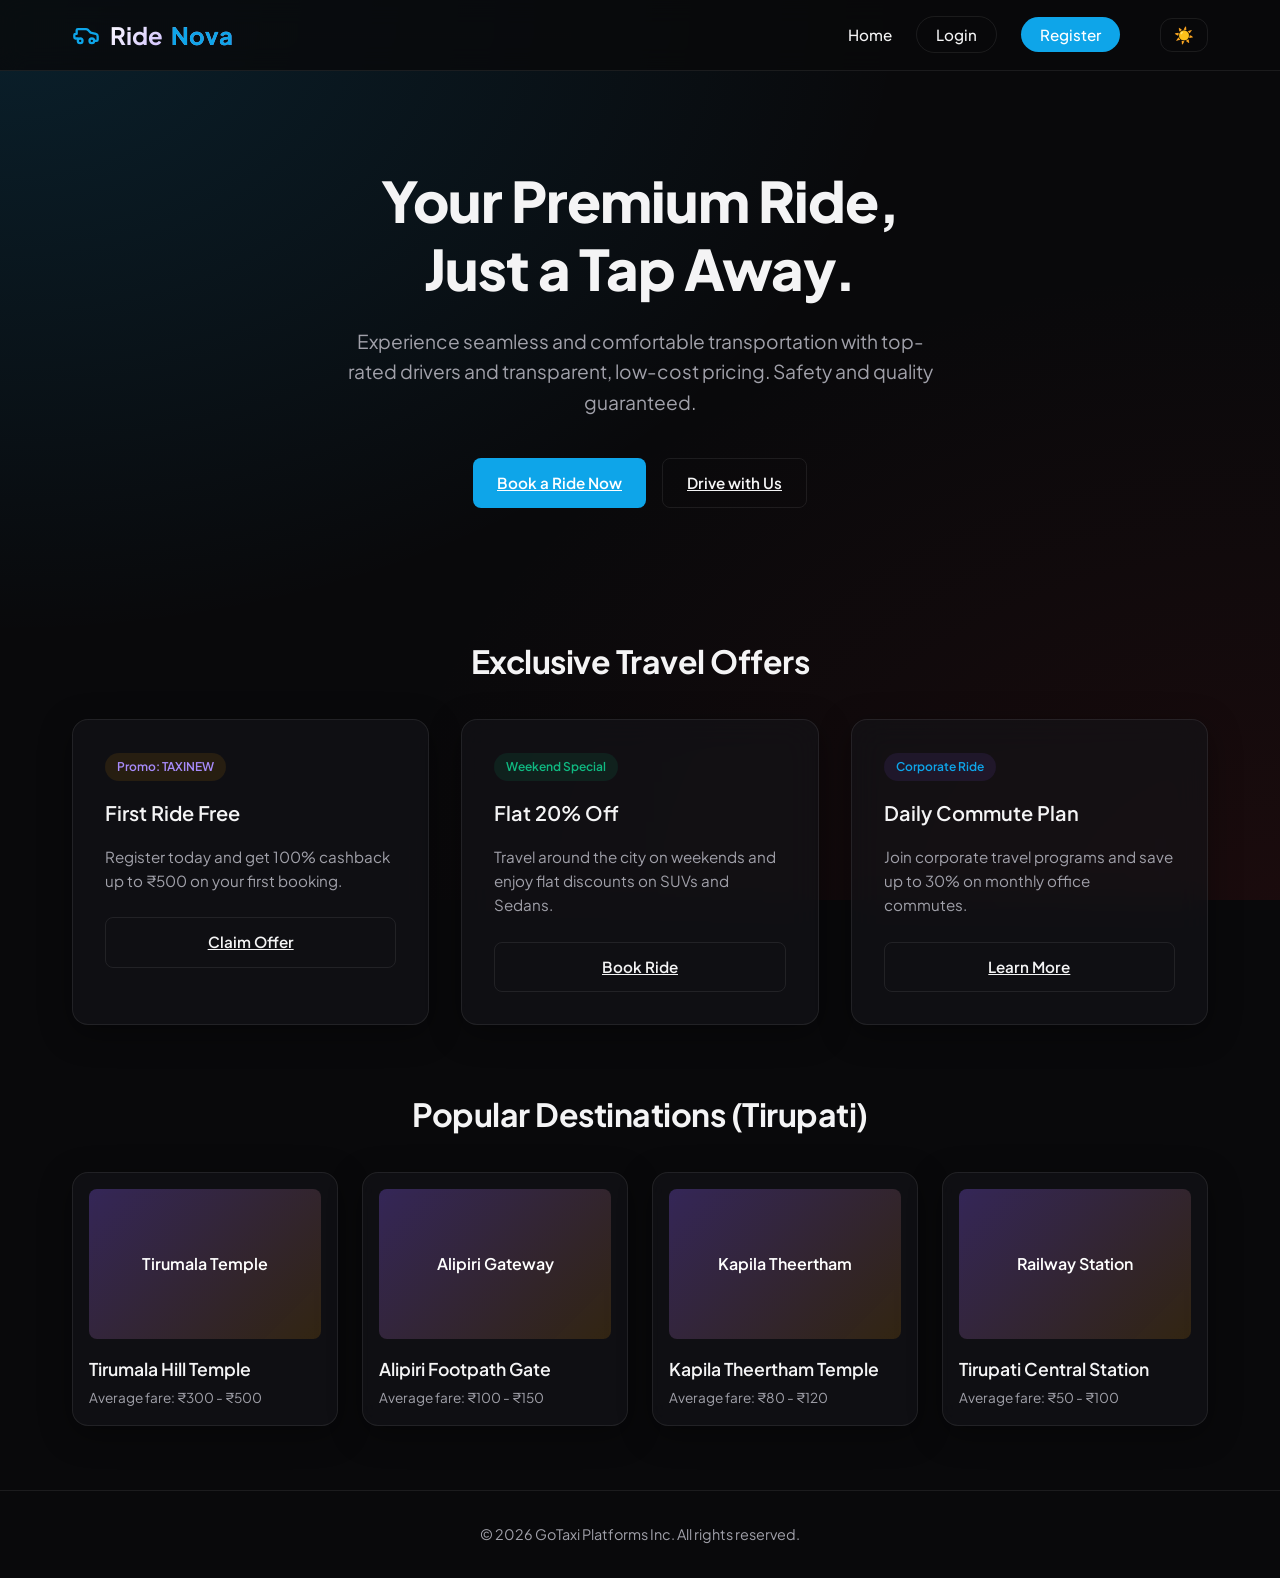
<file: TaxiBookingApplication/Frontend/index.html>
<!DOCTYPE html>
<html lang="en">
<head>
    <meta charset="UTF-8">
    <meta name="viewport" content="width=device-width, initial-scale=1.0">
    <title>RideNova - Premium Ride Booking</title>
    <link rel="stylesheet" href="style.css">
</head>
<body>

    <!-- Header Navigation -->
    <header>
        <div class="nav-container">
            <div class="logo-container">
                <svg class="moving-logo" viewBox="0 0 24 24" fill="none" stroke="currentColor" stroke-width="2" stroke-linecap="round" stroke-linejoin="round">
                    <path d="M19 17h2c.6 0 1-.4 1-1v-3c0-.9-.7-1.7-1.5-1.9C18.7 10.6 16 10 16 10s-1.3-1.4-2.2-2.3c-.5-.4-1.1-.7-1.8-.7H5c-.6 0-1 .4-1 1v3H3c-.6 0-1 .4-1 1v2c0 .6.4 1 1 1h2"/>
                    <circle cx="7" cy="17" r="2"/>
                    <circle cx="17" cy="17" r="2"/>
                </svg>
                <a href="index.html" class="logo">Ride<span>Nova</span></a>
            </div>
            <ul class="nav-links" id="nav-links">
                <!-- Dynamically populated by script.js -->
            </ul>
        </div>
    </header>

    <!-- Hero Section -->
    <section class="hero">
        <h1>Your Premium Ride,<br>Just a Tap Away.</h1>
        <p>Experience seamless and comfortable transportation with top-rated drivers and transparent, low-cost pricing. Safety and quality guaranteed.</p>
        <div class="hero-cta">
            <a href="booking.html" class="btn" style="width: auto;">Book a Ride Now</a>
            <a href="register.html" class="btn btn-secondary" style="width: auto;">Drive with Us</a>
        </div>
    </section>

    <!-- Quick Booking & Features -->
    <main class="container">
        <!-- Offers Section -->
        <h2 style="text-align: center; margin-bottom: 2rem;">Exclusive Travel Offers</h2>
        <div class="grid-3" style="margin-bottom: 4rem;">
            <div class="card">
                <span class="badge badge-warning" style="margin-bottom: 1rem;">Promo: TAXINEW</span>
                <h3>First Ride Free</h3>
                <p style="color: var(--text-muted); font-size: 0.95rem; margin-bottom: 1.5rem;">Register today and get 100% cashback up to ₹500 on your first booking.</p>
                <a href="register.html" class="btn btn-secondary">Claim Offer</a>
            </div>
            <div class="card">
                <span class="badge badge-success" style="margin-bottom: 1rem;">Weekend Special</span>
                <h3>Flat 20% Off</h3>
                <p style="color: var(--text-muted); font-size: 0.95rem; margin-bottom: 1.5rem;">Travel around the city on weekends and enjoy flat discounts on SUVs and Sedans.</p>
                <a href="booking.html" class="btn btn-secondary">Book Ride</a>
            </div>
            <div class="card">
                <span class="badge badge-info" style="margin-bottom: 1rem;">Corporate Ride</span>
                <h3>Daily Commute Plan</h3>
                <p style="color: var(--text-muted); font-size: 0.95rem; margin-bottom: 1.5rem;">Join corporate travel programs and save up to 30% on monthly office commutes.</p>
                <a href="register.html" class="btn btn-secondary">Learn More</a>
            </div>
        </div>

        <!-- Popular Destinations -->
        <h2 style="text-align: center; margin-bottom: 2rem;">Popular Destinations (Tirupati)</h2>
        <div class="grid-4" style="margin-bottom: 4rem;">
            <div class="card" style="padding: 1rem;">
                <div class="card-image-placeholder">Tirumala Temple</div>
                <h3 style="font-size: 1.1rem; margin-bottom: 0.25rem;">Tirumala Hill Temple</h3>
                <p style="color: var(--text-muted); font-size: 0.85rem;">Average fare: ₹300 - ₹500</p>
            </div>
            <div class="card" style="padding: 1rem;">
                <div class="card-image-placeholder">Alipiri Gateway</div>
                <h3 style="font-size: 1.1rem; margin-bottom: 0.25rem;">Alipiri Footpath Gate</h3>
                <p style="color: var(--text-muted); font-size: 0.85rem;">Average fare: ₹100 - ₹150</p>
            </div>
            <div class="card" style="padding: 1rem;">
                <div class="card-image-placeholder">Kapila Theertham</div>
                <h3 style="font-size: 1.1rem; margin-bottom: 0.25rem;">Kapila Theertham Temple</h3>
                <p style="color: var(--text-muted); font-size: 0.85rem;">Average fare: ₹80 - ₹120</p>
            </div>
            <div class="card" style="padding: 1rem;">
                <div class="card-image-placeholder">Railway Station</div>
                <h3 style="font-size: 1.1rem; margin-bottom: 0.25rem;">Tirupati Central Station</h3>
                <p style="color: var(--text-muted); font-size: 0.85rem;">Average fare: ₹50 - ₹100</p>
            </div>
        </div>
    </main>

    <footer style="text-align: center; padding: 2rem; border-top: 1px solid var(--border-color); color: var(--text-muted); font-size: 0.9rem;">
        &copy; 2026 GoTaxi Platforms Inc. All rights reserved.
    </footer>

    <script src="script.js"></script>
</body>
</html>
</file>
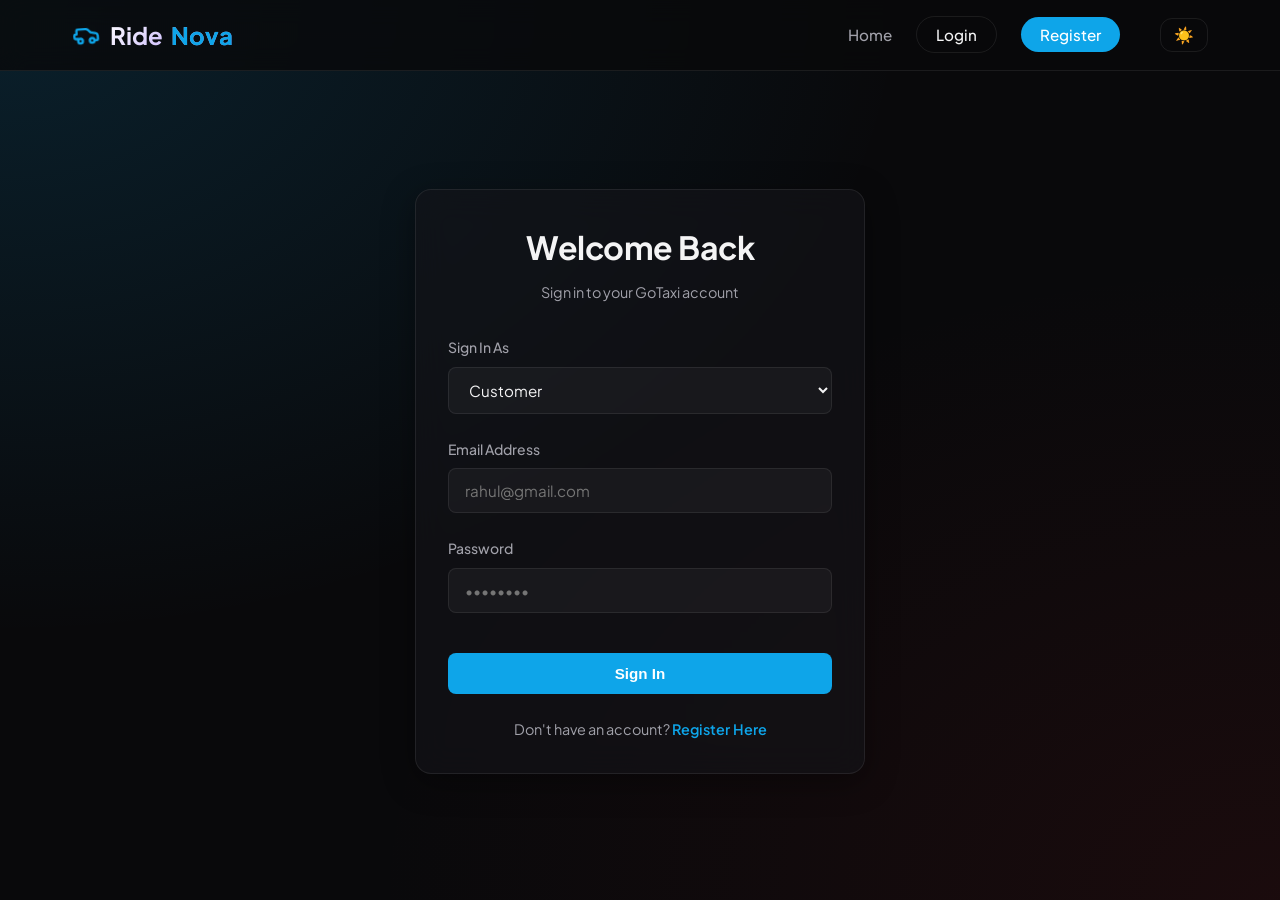
<file: TaxiBookingApplication/Frontend/admin_dashboard.html>
<!DOCTYPE html>
<html lang="en">
<head>
    <meta charset="UTF-8">
    <meta name="viewport" content="width=device-width, initial-scale=1.0">
    <title>Admin Panel - RideNova</title>
    <link rel="stylesheet" href="style.css">
</head>
<body>

    <!-- Header Navigation -->
    <header>
        <div class="nav-container">
            <div class="logo-container">
                <svg class="moving-logo" viewBox="0 0 24 24" fill="none" stroke="currentColor" stroke-width="2" stroke-linecap="round" stroke-linejoin="round">
                    <path d="M19 17h2c.6 0 1-.4 1-1v-3c0-.9-.7-1.7-1.5-1.9C18.7 10.6 16 10 16 10s-1.3-1.4-2.2-2.3c-.5-.4-1.1-.7-1.8-.7H5c-.6 0-1 .4-1 1v3H3c-.6 0-1 .4-1 1v2c0 .6.4 1 1 1h2"/>
                    <circle cx="7" cy="17" r="2"/>
                    <circle cx="17" cy="17" r="2"/>
                </svg>
                <a href="index.html" class="logo">Ride<span>Nova</span></a>
            </div>
            <ul class="nav-links" id="nav-links">
                <!-- Dynamically populated by script.js -->
            </ul>
        </div>
    </header>

    <div class="dashboard-layout">
        <!-- Sidebar Navigation -->
        <aside class="sidebar">
            <h3 style="margin-left: 1rem; margin-top: 1rem; color: var(--text-muted); font-size: 0.8rem; text-transform: uppercase; letter-spacing: 1px;">Collections</h3>
            <a href="#" class="sidebar-link active" onclick="showTab('customers')">👥 Customers</a>
            <a href="#" class="sidebar-link" onclick="showTab('drivers')">🚗 Drivers</a>
            <a href="#" class="sidebar-link" onclick="showTab('vehicles')">🚘 Vehicles</a>
            <a href="#" class="sidebar-link" onclick="showTab('bookings')">📅 Bookings</a>
            <a href="#" class="sidebar-link" onclick="showTab('payments')">💳 Payments</a>
            <a href="#" class="sidebar-link" onclick="showTab('admins')">🛡️ Admins</a>
        </aside>

        <!-- Main Display Content Area -->
        <main>
            <div style="display: flex; justify-content: space-between; align-items: center; margin-bottom: 1.5rem; flex-wrap: wrap; gap: 1rem;">
                <div>
                    <h2 id="collection-title" style="margin-bottom: 0;">Manage Customers</h2>
                    <p style="color: var(--text-muted); font-size: 0.85rem;" id="collection-desc">View, edit and manage customers accounts.</p>
                </div>
                <div>
                    <button class="btn btn-success" style="width: auto; font-size: 0.9rem;" onclick="openModal('add')">➕ Add New Record</button>
                </div>
            </div>

            <!-- Search / Filter bar -->
            <div class="card" style="padding: 1rem; margin-bottom: 1.5rem; background: rgba(255, 255, 255, 0.02); border-color: rgba(255, 255, 255, 0.04);">
                <div class="form-group" style="margin-bottom: 0;">
                    <input type="text" class="form-control" id="search-input" placeholder="Search by name, email, or identifiers..." oninput="filterData()">
                </div>
            </div>

            <!-- Data Table Card -->
            <div class="card" style="padding: 0;">
                <div class="table-container">
                    <table id="admin-data-table">
                        <thead id="table-head">
                            <!-- Headers dynamically updated -->
                        </thead>
                        <tbody id="table-body">
                            <tr>
                                <td style="text-align: center; color: var(--text-muted); padding: 3rem;">Loading collection records...</td>
                            </tr>
                        </tbody>
                    </table>
                </div>
            </div>
        </main>
    </div>

    <!-- Modal Form Dialog (Adds/Edits records dynamically) -->
    <div class="modal-overlay" id="modal-overlay">
        <div class="modal-content">
            <div class="modal-title-row">
                <h3 id="modal-title" style="margin-bottom: 0;">Add Customer</h3>
                <button class="modal-close" onclick="closeModal()">&times;</button>
            </div>
            <form id="modal-form">
                <!-- Inputs generated dynamically depending on collection active -->
                <div id="dynamic-form-fields"></div>
                <button type="submit" class="btn" style="margin-top: 1.5rem;" id="modal-submit-btn">Save Record</button>
            </form>
        </div>
    </div>

    <script src="script.js"></script>
    <script>
        // Redirect if not admin
        const adminUser = getSessionUser();
        if (!adminUser || adminUser.role !== 'admin') {
            showNotification('Admin login required.', 'error');
            setTimeout(() => { window.location.href = 'login.html'; }, 1000);
        }

        let currentTab = 'customers';
        let records = [];
        let editingId = null;

        const tableHeaders = {
            customers: ['Customer ID', 'Full Name', 'Email', 'Phone', 'Address', 'Actions'],
            drivers: ['Driver ID', 'Name', 'Email', 'Phone', 'License', 'Experience', 'Availability', 'Actions'],
            vehicles: ['Vehicle ID', 'Driver Name', 'Type', 'Number', 'Seating', 'Model', 'Actions'],
            bookings: ['Booking ID', 'Customer', 'Driver', 'Pickup', 'Dropoff', 'Date', 'Fare', 'Status', 'Actions'],
            payments: ['Payment ID', 'Booking ID', 'Customer', 'Amount', 'Method', 'Txn ID', 'Status', 'Date', 'Actions'],
            admins: ['Admin ID', 'Full Name', 'Username / Email', 'Phone', 'Actions']
        };

        const formFieldsConfig = {
            customers: [
                { id: 'full_name', label: 'Full Name', type: 'text', placeholder: 'Rahul Sharma', required: true },
                { id: 'email', label: 'Email Address', type: 'email', placeholder: 'rahul@gmail.com', required: true },
                { id: 'phone', label: 'Phone Number', type: 'tel', placeholder: '9876543210', required: true },
                { id: 'address', label: 'Address', type: 'text', placeholder: 'Hyderabad', required: true },
                { id: 'password', label: 'Password', type: 'password', placeholder: '••••••••', required: true }
            ],
            drivers: [
                { id: 'driver_name', label: 'Driver Name', type: 'text', placeholder: 'Ramesh Kumar', required: true },
                { id: 'email', label: 'Email Address', type: 'email', placeholder: 'ramesh@gmail.com', required: true },
                { id: 'phone', label: 'Phone Number', type: 'tel', placeholder: '9988776655', required: true },
                { id: 'license_number', label: 'License Number', type: 'text', placeholder: 'DL123456789', required: true },
                { id: 'experience', label: 'Experience (Years)', type: 'number', placeholder: '5', required: true, min: 0 },
                { id: 'availability', label: 'Availability', type: 'select', options: ['Available', 'Busy', 'Offline'], required: true }
            ],
            vehicles: [
                { id: 'driver_name', label: 'Driver Name', type: 'text', placeholder: 'Ramesh Kumar', required: true },
                { id: 'vehicle_type', label: 'Vehicle Type', type: 'select', options: ['Sedan', 'Hatchback', 'SUV', 'Auto', 'Bike', 'Luxury'], required: true },
                { id: 'vehicle_number', label: 'Vehicle License Plate', type: 'text', placeholder: 'TS09AB1234', required: true },
                { id: 'seating_capacity', label: 'Seating Capacity', type: 'number', placeholder: '4', required: true, min: 1 },
                { id: 'model', label: 'Model', type: 'text', placeholder: 'Hyundai Verna', required: true }
            ],
            bookings: [
                { id: 'customer_name', label: 'Customer Name', type: 'text', placeholder: 'Rahul Sharma', required: true },
                { id: 'driver_name', label: 'Driver Name', type: 'text', placeholder: 'Ramesh Kumar', required: true },
                { id: 'pickup_location', label: 'Pickup Location', type: 'text', placeholder: 'Madhapur', required: true },
                { id: 'drop_location', label: 'Drop Location', type: 'text', placeholder: 'Gachibowli', required: true },
                { id: 'booking_date', label: 'Booking Date', type: 'date', required: true },
                { id: 'fare', label: 'Fare (₹)', type: 'number', placeholder: '350', required: true, step: 'any' },
                { id: 'ride_status', label: 'Ride Status', type: 'select', options: ['Requested', 'Accepted', 'In Progress', 'Completed', 'Cancelled'], required: true }
            ],
            payments: [
                { id: 'booking_id', label: 'Booking ID', type: 'number', placeholder: '401', required: true },
                { id: 'customer_name', label: 'Customer Name', type: 'text', placeholder: 'Rahul Sharma', required: true },
                { id: 'amount', label: 'Amount (₹)', type: 'number', placeholder: '350', required: true, step: 'any' },
                { id: 'payment_method', label: 'Payment Method', type: 'select', options: ['UPI', 'Credit Card', 'Debit Card', 'Wallet', 'Cash'], required: true },
                { id: 'payment_status', label: 'Payment Status', type: 'select', options: ['Success', 'Pending', 'Failed'], required: true },
                { id: 'transaction_id', label: 'Transaction ID', type: 'text', placeholder: 'TXN456789123', required: true },
                { id: 'payment_date', label: 'Payment Date', type: 'date', required: true }
            ],
            admins: [
                { id: 'full_name', label: 'Full Name', type: 'text', placeholder: 'Admin Name', required: true },
                { id: 'email', label: 'Username / Email', type: 'text', placeholder: 'admin2', required: true },
                { id: 'phone', label: 'Phone Number', type: 'tel', placeholder: '9998887776', required: true },
                { id: 'password', label: 'Password', type: 'password', placeholder: '••••••••', required: true }
            ]
        };

        function showTab(tabName) {
            currentTab = tabName;
            
            // Set active class in sidebar links
            const links = document.querySelectorAll('.sidebar-link');
            links.forEach(l => {
                if (l.textContent.toLowerCase().includes(tabName)) {
                    l.classList.add('active');
                } else {
                    l.classList.remove('active');
                }
            });

            // Set Title & Description
            document.getElementById('collection-title').textContent = `Manage ${tabName.charAt(0).toUpperCase() + tabName.slice(1)}`;
            document.getElementById('collection-desc').textContent = `View, edit and manage registered ${tabName} in real-time.`;

            // Reset search input
            document.getElementById('search-input').value = '';

            loadTableData();
        }

        async function loadTableData() {
            const tableHead = document.getElementById('table-head');
            const tableBody = document.getElementById('table-body');
            
            // 1. Draw Headers
            let headerHTML = '<tr>';
            tableHeaders[currentTab].forEach(h => {
                headerHTML += `<th>${h}</th>`;
            });
            headerHTML += '</tr>';
            tableHead.innerHTML = headerHTML;

            tableBody.innerHTML = `<tr><td colspan="${tableHeaders[currentTab].length}" style="text-align: center; color: var(--text-muted); padding: 3rem;">Loading records...</td></tr>`;

            try {
                // 2. Fetch Data from API
                const endpoint = `/${currentTab}/`;
                records = await fetchAPI(endpoint);
                
                // 3. Render Data rows
                renderDataRows(records);

            } catch (err) {
                tableBody.innerHTML = `<tr><td colspan="${tableHeaders[currentTab].length}" style="text-align: center; color: var(--danger); padding: 3rem;">Failed to load data.</td></tr>`;
            }
        }

        function renderDataRows(dataList) {
            const tableBody = document.getElementById('table-body');
            if (dataList.length === 0) {
                tableBody.innerHTML = `<tr><td colspan="${tableHeaders[currentTab].length}" style="text-align: center; color: var(--text-muted); padding: 2rem;">No records found.</td></tr>`;
                return;
            }

            tableBody.innerHTML = '';
            dataList.forEach(row => {
                const tr = document.createElement('tr');
                let rowId = null;

                if (currentTab === 'customers') {
                    rowId = row.customer_id;
                    tr.innerHTML = `
                        <td><strong>#${row.customer_id}</strong></td>
                        <td>${row.full_name}</td>
                        <td>${row.email}</td>
                        <td>${row.phone}</td>
                        <td>${row.address}</td>
                    `;
                } else if (currentTab === 'drivers') {
                    rowId = row.driver_id;
                    let availBadge = 'badge-success';
                    if (row.availability === 'Busy') availBadge = 'badge-warning';
                    if (row.availability === 'Offline') availBadge = 'badge-danger';
                    tr.innerHTML = `
                        <td><strong>#${row.driver_id}</strong></td>
                        <td>${row.driver_name}</td>
                        <td>${row.email}</td>
                        <td>${row.phone}</td>
                        <td><code>${row.license_number}</code></td>
                        <td>${row.experience} yrs</td>
                        <td><span class="badge ${availBadge}">${row.availability}</span></td>
                    `;
                } else if (currentTab === 'vehicles') {
                    rowId = row.vehicle_id;
                    tr.innerHTML = `
                        <td><strong>#${row.vehicle_id}</strong></td>
                        <td>${row.driver_name}</td>
                        <td>${row.vehicle_type}</td>
                        <td><code>${row.vehicle_number}</code></td>
                        <td>${row.seating_capacity} seats</td>
                        <td>${row.model}</td>
                    `;
                } else if (currentTab === 'bookings') {
                    rowId = row.booking_id;
                    let statusBadge = 'badge-info';
                    if (row.ride_status === 'Completed') statusBadge = 'badge-success';
                    if (row.ride_status === 'Cancelled') statusBadge = 'badge-danger';
                    if (row.ride_status === 'Accepted' || row.ride_status === 'In Progress') statusBadge = 'badge-warning';
                    tr.innerHTML = `
                        <td><strong>#${row.booking_id}</strong></td>
                        <td>${row.customer_name}</td>
                        <td>${row.driver_name}</td>
                        <td>${row.pickup_location}</td>
                        <td>${row.drop_location}</td>
                        <td>${row.booking_date}</td>
                        <td>₹${parseFloat(row.fare).toFixed(2)}</td>
                        <td><span class="badge ${statusBadge}">${row.ride_status}</span></td>
                    `;
                } else if (currentTab === 'payments') {
                    rowId = row.payment_id;
                    let pBadge = 'badge-success';
                    if (row.payment_status === 'Pending') pBadge = 'badge-warning';
                    if (row.payment_status === 'Failed') pBadge = 'badge-danger';
                    tr.innerHTML = `
                        <td><strong>#${row.payment_id}</strong></td>
                        <td>#${row.booking_id}</td>
                        <td>${row.customer_name}</td>
                        <td><strong>₹${parseFloat(row.amount).toFixed(2)}</strong></td>
                        <td>${row.payment_method}</td>
                        <td><code>${row.transaction_id}</code></td>
                        <td><span class="badge ${pBadge}">${row.payment_status}</span></td>
                        <td>${row.payment_date}</td>
                    `;
                } else if (currentTab === 'admins') {
                    rowId = row.admin_id;
                    tr.innerHTML = `
                        <td><strong>#${row.admin_id}</strong></td>
                        <td>${row.full_name}</td>
                        <td>${row.email}</td>
                        <td>${row.phone}</td>
                    `;
                }

                // Add action buttons cell
                const actionCell = document.createElement('td');
                actionCell.innerHTML = `
                    <div style="display: flex; gap: 0.5rem;">
                        <button class="btn btn-secondary" style="padding: 0.25rem 0.5rem; font-size: 0.8rem; width: auto;" onclick="openModal('edit', ${rowId})">Edit</button>
                        <button class="btn btn-danger" style="padding: 0.25rem 0.5rem; font-size: 0.8rem; width: auto;" onclick="deleteRecord(${rowId})">Delete</button>
                    </div>
                `;
                tr.appendChild(actionCell);
                tableBody.appendChild(tr);
            });
        }

        function filterData() {
            const query = document.getElementById('search-input').value.toLowerCase();
            const filtered = records.filter(row => {
                return Object.values(row).some(val => 
                    String(val).toLowerCase().includes(query)
                );
            });
            renderDataRows(filtered);
        }

        // --- CRUD Modals Code ---

        function openModal(mode, id = null) {
            const overlay = document.getElementById('modal-overlay');
            const title = document.getElementById('modal-title');
            const submitBtn = document.getElementById('modal-submit-btn');
            const fieldsContainer = document.getElementById('dynamic-form-fields');
            
            editingId = id;
            overlay.classList.add('active');

            // Draw fields
            let fieldsHTML = '';
            const fields = formFieldsConfig[currentTab];
            
            const currentRecord = id ? records.find(r => {
                if (currentTab === 'customers') return r.customer_id === id;
                if (currentTab === 'drivers') return r.driver_id === id;
                if (currentTab === 'vehicles') return r.vehicle_id === id;
                if (currentTab === 'bookings') return r.booking_id === id;
                if (currentTab === 'payments') return r.payment_id === id;
                if (currentTab === 'admins') return r.admin_id === id;
            }) : null;

            title.textContent = mode === 'add' 
                ? `Add ${currentTab.slice(0, -1).toUpperCase()}` 
                : `Edit ${currentTab.slice(0, -1).toUpperCase()} #${id}`;
            submitBtn.textContent = mode === 'add' ? 'Create Record' : 'Save Changes';

            fields.forEach(field => {
                const val = currentRecord ? currentRecord[field.id] : '';
                fieldsHTML += `<div class="form-group">`;
                fieldsHTML += `<label for="f-${field.id}">${field.label}</label>`;

                if (field.type === 'select') {
                    fieldsHTML += `<select class="form-control" id="f-${field.id}" ${field.required ? 'required' : ''}>`;
                    field.options.forEach(opt => {
                        const selected = opt === val ? 'selected' : '';
                        fieldsHTML += `<option value="${opt}" ${selected}>${opt}</option>`;
                    });
                    fieldsHTML += `</select>`;
                } else {
                    fieldsHTML += `
                        <input type="${field.type}" class="form-control" id="f-${field.id}" 
                            placeholder="${field.placeholder || ''}" 
                            value="${val}" 
                            ${field.required ? 'required' : ''}
                            ${field.min !== undefined ? `min="${field.min}"` : ''}
                            ${field.step ? `step="${field.step}"` : ''}
                        >
                    `;
                }
                fieldsHTML += `</div>`;
            });

            fieldsContainer.innerHTML = fieldsHTML;
        }

        function closeModal() {
            document.getElementById('modal-overlay').classList.remove('active');
            editingId = null;
        }

        // Handle Add/Edit submit
        document.getElementById('modal-form').addEventListener('submit', async (e) => {
            e.preventDefault();
            const fields = formFieldsConfig[currentTab];
            const payload = {};

            fields.forEach(field => {
                const input = document.getElementById(`f-${field.id}`);
                let value = input.value;
                if (field.type === 'number') {
                    value = value.includes('.') ? parseFloat(value) : parseInt(value);
                }
                payload[field.id] = value;
            });

            try {
                let res;
                if (editingId) {
                    // Update PUT
                    const endpoint = `/${currentTab}/update/${editingId}/`;
                    res = await fetchAPI(endpoint, 'PUT', payload);
                    if (res) {
                        showNotification('Record updated successfully!');
                    }
                } else {
                    // Add POST
                    const endpoint = `/${currentTab}/add/`;
                    res = await fetchAPI(endpoint, 'POST', payload);
                    if (res) {
                        showNotification('Record created successfully!');
                    }
                }
                closeModal();
                loadTableData();
            } catch (err) {
                console.error(err);
            }
        });

        async function deleteRecord(id) {
            const confirmed = confirm(`Are you sure you want to delete ${currentTab.slice(0, -1)} #${id}? This action is permanent.`);
            if (!confirmed) return;

            try {
                const endpoint = `/${currentTab}/delete/${id}/`;
                const res = await fetchAPI(endpoint, 'DELETE');
                if (res) {
                    showNotification('Record deleted successfully.');
                    loadTableData();
                }
            } catch (err) {
                console.error(err);
            }
        }

        // Initial tab load
        document.addEventListener('DOMContentLoaded', () => {
            showTab('customers');
        });
    </script>
</body>
</html>
</file>
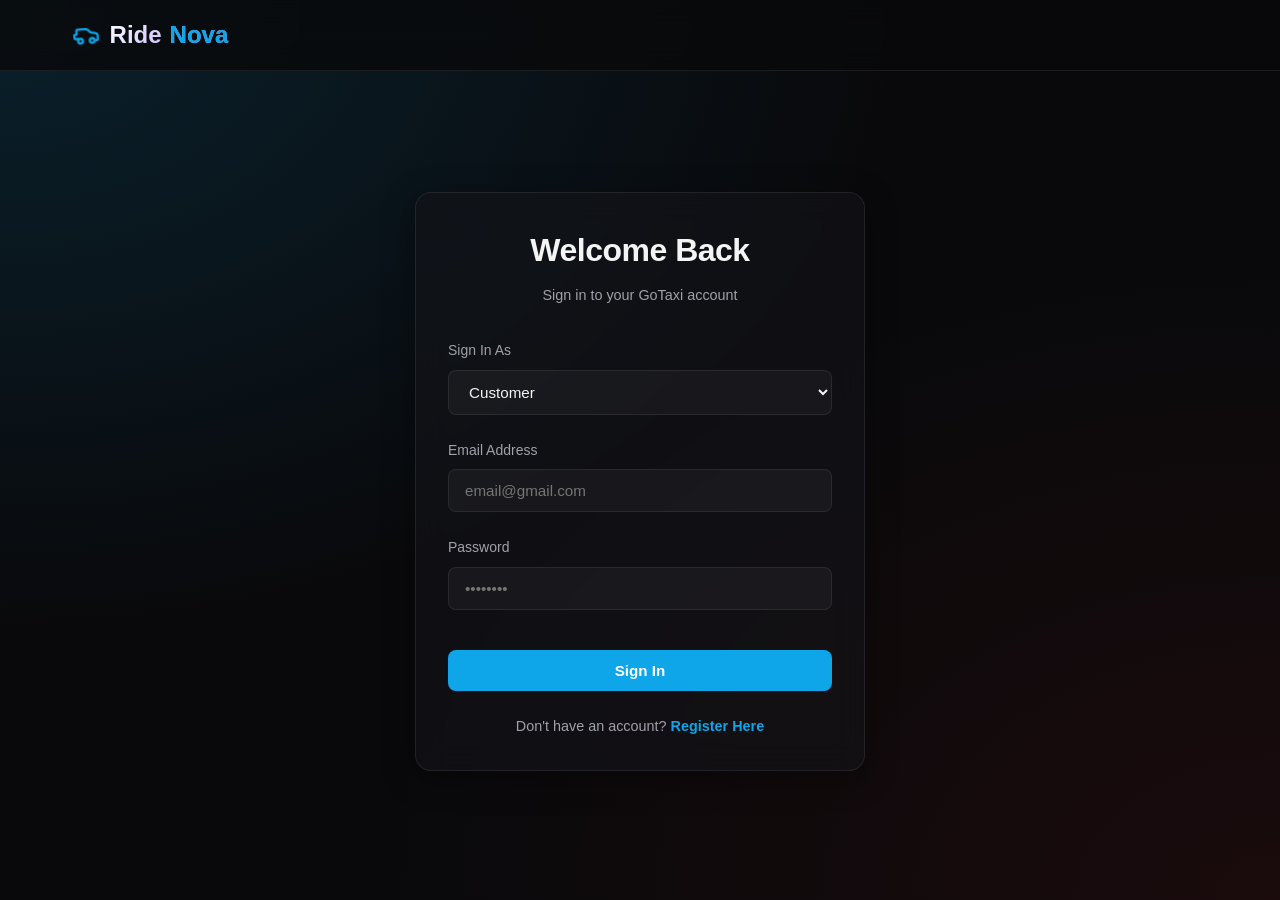
<file: TaxiBookingApplication/Frontend/booking.html>
<!DOCTYPE html>
<html lang="en">
<head>
    <meta charset="UTF-8">
    <meta name="viewport" content="width=device-width, initial-scale=1.0">
    <title>Book a Ride - RideNova</title>
    <link rel="stylesheet" href="style.css">
</head>
<body>

    <!-- Header Navigation -->
    <header>
        <div class="nav-container">
            <div class="logo-container">
                <svg class="moving-logo" viewBox="0 0 24 24" fill="none" stroke="currentColor" stroke-width="2" stroke-linecap="round" stroke-linejoin="round">
                    <path d="M19 17h2c.6 0 1-.4 1-1v-3c0-.9-.7-1.7-1.5-1.9C18.7 10.6 16 10 16 10s-1.3-1.4-2.2-2.3c-.5-.4-1.1-.7-1.8-.7H5c-.6 0-1 .4-1 1v3H3c-.6 0-1 .4-1 1v2c0 .6.4 1 1 1h2"/>
                    <circle cx="7" cy="17" r="2"/>
                    <circle cx="17" cy="17" r="2"/>
                </svg>
                <a href="index.html" class="logo">Ride<span>Nova</span></a>
            </div>
            <ul class="nav-links" id="nav-links">
                <!-- Dynamically populated by script.js -->
            </ul>
        </div>
    </header>

    <div class="container" style="max-width: 600px;">
        <div class="card">
            <h2>Book Your Journey</h2>
            <p style="color: var(--text-muted); margin-bottom: 2rem;">Fill in the pickup details to find a nearby driver.</p>

            <form id="booking-form">
                <div class="form-group">
                    <label for="pickup">Pickup Location</label>
                    <input type="text" class="form-control" id="pickup" placeholder="Enter pickup address (e.g. Tirupati Central)" required oninput="calculateEstimate()">
                </div>

                <div class="form-group">
                    <label for="dropoff">Drop Location</label>
                    <input type="text" class="form-control" id="dropoff" placeholder="Enter destination address (e.g. Tirumala Temple)" required oninput="calculateEstimate()">
                </div>

                <div class="form-group">
                    <label for="vehicle_type">Vehicle Category</label>
                    <select class="form-control" id="vehicle_type" required onchange="calculateEstimate()">
                        <option value="Sedan">Sedan (4 Seater, Premium)</option>
                        <option value="Hatchback">Hatchback (4 Seater, Compact)</option>
                        <option value="SUV">SUV (6 Seater, Spacious)</option>
                        <option value="Auto">Auto (3 Seater, Budget)</option>
                        <option value="Bike">Bike (1 Rider, Fast)</option>
                        <option value="Luxury">Luxury (4 Seater, Ultra-Premium)</option>
                    </select>
                </div>

                <!-- Fare Estimate Box -->
                <div class="card" style="background: rgba(255, 255, 255, 0.02); padding: 1rem; border-color: rgba(255, 255, 255, 0.05); margin-bottom: 1.5rem; text-align: center;">
                    <div style="font-size: 0.85rem; color: var(--text-muted);">Estimated Fare</div>
                    <div id="fare-value" style="font-size: 2.2rem; font-weight: 700; color: var(--accent); margin: 0.25rem 0;">₹0.00</div>
                    <div id="distance-value" style="font-size: 0.8rem; color: var(--text-muted);">Fill details to get estimate</div>
                </div>

                <button type="submit" class="btn">Confirm Booking</button>
            </form>
        </div>
    </div>

    <script src="script.js"></script>
    <script>
        // Redirect if not logged in
        const user = getSessionUser();
        if (!user || user.role !== 'customer') {
            showNotification('Please log in as a customer to book a ride.', 'error');
            setTimeout(() => {
                window.location.href = 'login.html';
            }, 1000);
        }

        let calculatedFare = 0;

        function calculateEstimate() {
            const pickup = document.getElementById('pickup').value.trim();
            const dropoff = document.getElementById('dropoff').value.trim();
            const vehicleType = document.getElementById('vehicle_type').value;

            if (!pickup || !dropoff) {
                document.getElementById('fare-value').textContent = '₹0.00';
                document.getElementById('distance-value').textContent = 'Fill details to get estimate';
                calculatedFare = 0;
                return;
            }

            // Simulated distance based on length of input text
            const distance = Math.max(2.4, (pickup.length + dropoff.length) * 0.4);
            
            let ratePerKm = 10;
            let baseFare = 40;

            switch(vehicleType) {
                case 'Hatchback': baseFare = 30; ratePerKm = 8; break;
                case 'Sedan': baseFare = 45; ratePerKm = 11; break;
                case 'SUV': baseFare = 70; ratePerKm = 16; break;
                case 'Auto': baseFare = 20; ratePerKm = 6; break;
                case 'Bike': baseFare = 15; ratePerKm = 4; break;
                case 'Luxury': baseFare = 150; ratePerKm = 30; break;
            }

            calculatedFare = Math.round(baseFare + (distance * ratePerKm));
            document.getElementById('fare-value').textContent = `₹${calculatedFare.toFixed(2)}`;
            document.getElementById('distance-value').textContent = `Simulated Distance: ${distance.toFixed(1)} km`;
        }

        document.getElementById('booking-form').addEventListener('submit', async (e) => {
            e.preventDefault();
            if (!user) return;

            const pickup = document.getElementById('pickup').value.trim();
            const dropoff = document.getElementById('dropoff').value.trim();
            const vehicleType = document.getElementById('vehicle_type').value;

            // Fetch available drivers to assign
            let assignedDriver = 'Ramesh Kumar'; // Fallback
            try {
                const drivers = await fetchAPI('/drivers/');
                const availableDrivers = drivers.filter(d => d.availability === 'Available');
                if (availableDrivers.length > 0) {
                    // Match a driver who has vehicle_type if possible, or just grab the first available
                    const vehicles = await fetchAPI('/vehicles/');
                    const matchedDriver = availableDrivers.find(d => {
                        const v = vehicles.find(veh => veh.driver_name === d.driver_name);
                        return v && v.vehicle_type === vehicleType;
                    });
                    assignedDriver = matchedDriver ? matchedDriver.driver_name : availableDrivers[0].driver_name;
                }
            } catch (err) {
                console.warn("Could not match driver, using default driver", err);
            }

            const today = new Date().toISOString().split('T')[0];

            const bookingPayload = {
                customer_name: user.name,
                driver_name: assignedDriver,
                pickup_location: pickup,
                drop_location: dropoff,
                booking_date: today,
                fare: calculatedFare,
                ride_status: 'Requested'
            };

            try {
                const booking = await fetchAPI('/bookings/add/', 'POST', bookingPayload);
                if (booking && booking.booking_id) {
                    showNotification('Booking successfully created!');
                    
                    // Automatically navigate customer to payment page
                    setTimeout(() => {
                        window.location.href = `payments.html?booking_id=${booking.booking_id}`;
                    }, 1500);
                }
            } catch (err) {
                console.error(err);
            }
        });
    </script>
</body>
</html>
</file>
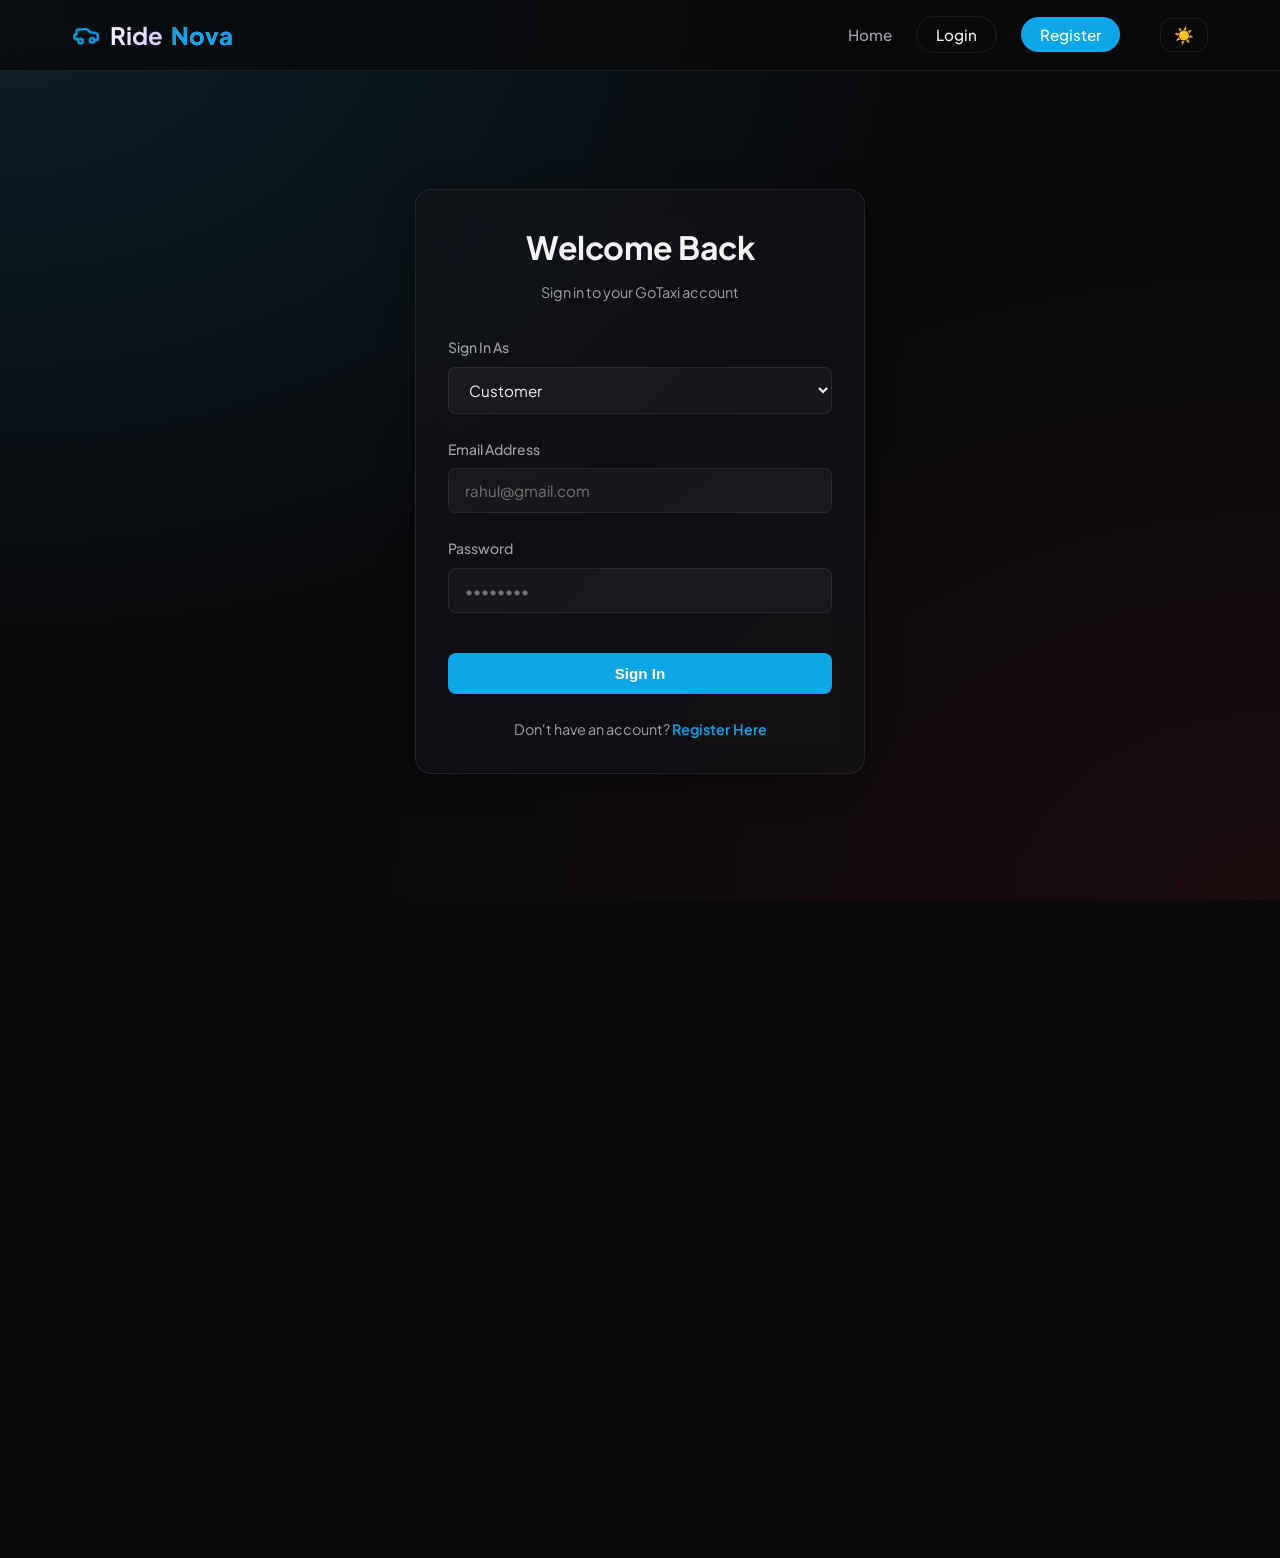
<file: TaxiBookingApplication/Frontend/customer_dashboard.html>
<!DOCTYPE html>
<html lang="en">
<head>
    <meta charset="UTF-8">
    <meta name="viewport" content="width=device-width, initial-scale=1.0">
    <title>Customer Dashboard - RideNova</title>
    <link rel="stylesheet" href="style.css">
</head>
<body>

    <!-- Header Navigation -->
    <header>
        <div class="nav-container">
            <div class="logo-container">
                <svg class="moving-logo" viewBox="0 0 24 24" fill="none" stroke="currentColor" stroke-width="2" stroke-linecap="round" stroke-linejoin="round">
                    <path d="M19 17h2c.6 0 1-.4 1-1v-3c0-.9-.7-1.7-1.5-1.9C18.7 10.6 16 10 16 10s-1.3-1.4-2.2-2.3c-.5-.4-1.1-.7-1.8-.7H5c-.6 0-1 .4-1 1v3H3c-.6 0-1 .4-1 1v2c0 .6.4 1 1 1h2"/>
                    <circle cx="7" cy="17" r="2"/>
                    <circle cx="17" cy="17" r="2"/>
                </svg>
                <a href="index.html" class="logo">Ride<span>Nova</span></a>
            </div>
            <ul class="nav-links" id="nav-links">
                <!-- Dynamically populated by script.js -->
            </ul>
        </div>
    </header>

    <div class="container">
        <h2>Customer Dashboard</h2>
        <p style="color: var(--text-muted); margin-bottom: 2rem;">Real-time stats and transactions list for your passenger account.</p>

        <!-- Stats Grid -->
        <div class="stat-grid">
            <div class="stat-card">
                <div class="stat-label">Total Rides Booked</div>
                <div class="stat-val" id="total-rides-val">0</div>
            </div>
            <div class="stat-card">
                <div class="stat-label">Completed Rides</div>
                <div class="stat-val" id="completed-rides-val" style="color: var(--success);">0</div>
            </div>
            <div class="stat-card">
                <div class="stat-label">Upcoming / Active</div>
                <div class="stat-val" id="upcoming-rides-val" style="color: var(--accent);">0</div>
            </div>
            <div class="stat-card">
                <div class="stat-label">Total Spent</div>
                <div class="stat-val" id="total-spent-val" style="color: var(--primary);">0</div>
            </div>
        </div>

        <!-- Payment History -->
        <div class="card">
            <h3>Payment Transaction History</h3>
            <p style="color: var(--text-muted); margin-bottom: 1.5rem; font-size: 0.9rem;">Receipt logs for processed ride transactions.</p>
            
            <div class="table-container">
                <table>
                    <thead>
                        <tr>
                            <th>Payment ID</th>
                            <th>Booking ID</th>
                            <th>Amount</th>
                            <th>Method</th>
                            <th>Transaction ID</th>
                            <th>Status</th>
                            <th>Payment Date</th>
                        </tr>
                    </thead>
                    <tbody id="payment-history-list">
                        <tr>
                            <td colspan="7" style="text-align: center; color: var(--text-muted);">Fetching transactions...</td>
                        </tr>
                    </tbody>
                </table>
            </div>
        </div>
    </div>

    <script src="script.js"></script>
    <script>
        const user = getSessionUser();
        if (!user || user.role !== 'customer') {
            showNotification('Please log in as a customer to view dashboard.', 'error');
            setTimeout(() => {
                window.location.href = 'login.html';
            }, 1000);
        }

        async function loadCustomerDashboard() {
            if (!user) return;

            try {
                // Fetch bookings & payments
                const bookings = await fetchAPI('/bookings/');
                const payments = await fetchAPI('/payments/');

                // Filter data
                const myBookings = bookings.filter(b => b.customer_name.toLowerCase() === user.name.toLowerCase());
                const myPayments = payments.filter(p => p.customer_name.toLowerCase() === user.name.toLowerCase() && p.payment_status === 'Success');

                // Compute stats
                const totalRides = myBookings.length;
                const completedRides = myBookings.filter(b => b.ride_status === 'Completed').length;
                const upcomingRides = myBookings.filter(b => b.ride_status === 'Requested' || b.ride_status === 'Accepted' || b.ride_status === 'In Progress').length;
                
                let totalSpent = 0;
                myPayments.forEach(p => {
                    totalSpent += parseFloat(p.amount);
                });

                // Set stat counters
                document.getElementById('total-rides-val').textContent = totalRides;
                document.getElementById('completed-rides-val').textContent = completedRides;
                document.getElementById('upcoming-rides-val').textContent = upcomingRides;
                document.getElementById('total-spent-val').textContent = `₹${totalSpent.toFixed(2)}`;

                // Set payment list
                const list = document.getElementById('payment-history-list');
                if (myPayments.length === 0) {
                    list.innerHTML = `
                        <tr>
                            <td colspan="7" style="text-align: center; color: var(--text-muted);">No payments made yet.</td>
                        </tr>
                    `;
                    return;
                }

                list.innerHTML = '';
                myPayments.reverse().forEach(pay => {
                    const tr = document.createElement('tr');
                    tr.innerHTML = `
                        <td><strong>#${pay.payment_id}</strong></td>
                        <td>#${pay.booking_id}</td>
                        <td><strong>₹${parseFloat(pay.amount).toFixed(2)}</strong></td>
                        <td>${pay.payment_method}</td>
                        <td><code>${pay.transaction_id}</code></td>
                        <td><span class="badge badge-success">${pay.payment_status}</span></td>
                        <td>${pay.payment_date}</td>
                    `;
                    list.appendChild(tr);
                });

            } catch (err) {
                console.error(err);
            }
        }

        document.addEventListener('DOMContentLoaded', loadCustomerDashboard);
    </script>
</body>
</html>
</file>
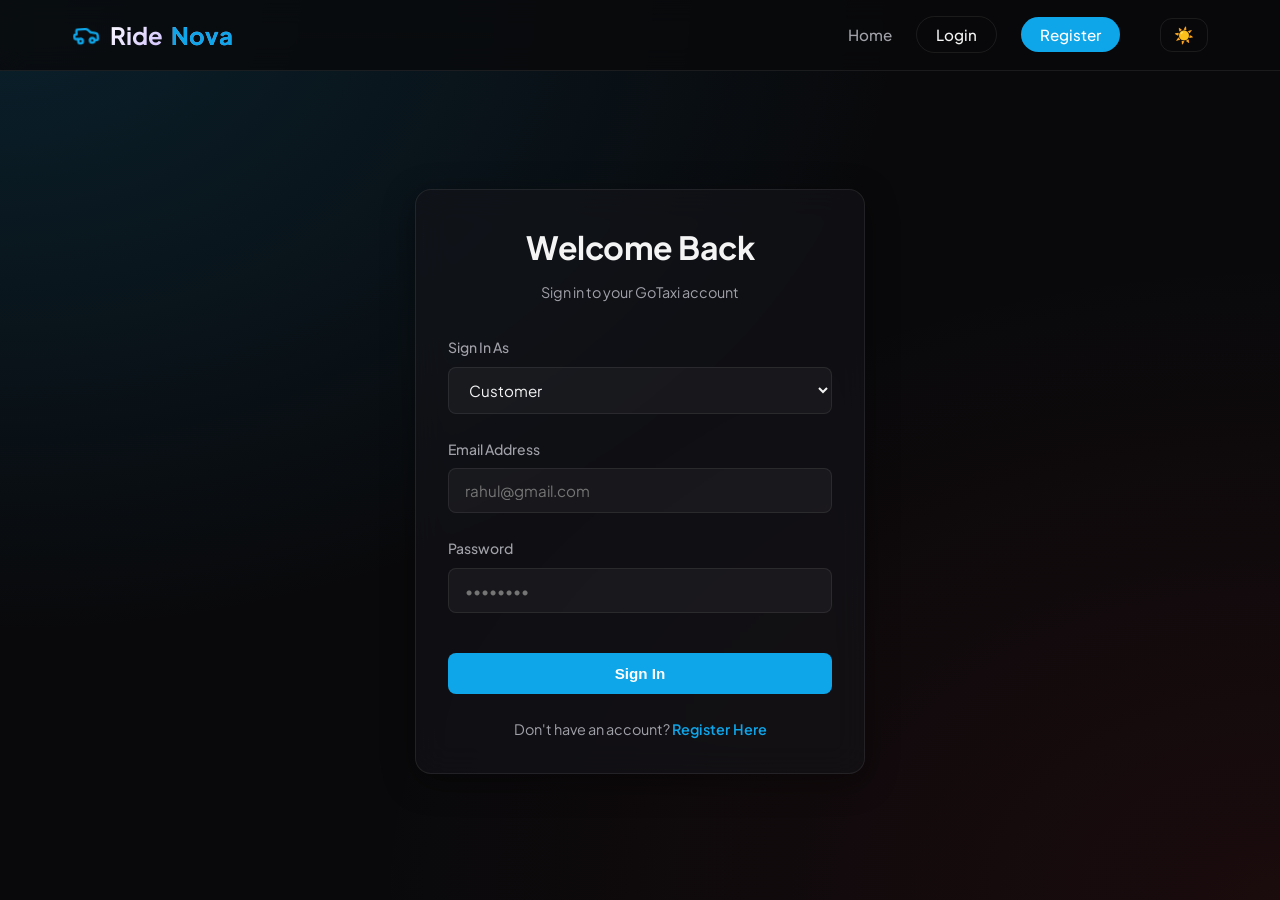
<file: TaxiBookingApplication/Frontend/driver_dashboard.html>
<!DOCTYPE html>
<html lang="en">
<head>
    <meta charset="UTF-8">
    <meta name="viewport" content="width=device-width, initial-scale=1.0">
    <title>Driver Dashboard - RideNova</title>
    <link rel="stylesheet" href="style.css">
</head>
<body>

    <!-- Header Navigation -->
    <header>
        <div class="nav-container">
            <div class="logo-container">
                <svg class="moving-logo" viewBox="0 0 24 24" fill="none" stroke="currentColor" stroke-width="2" stroke-linecap="round" stroke-linejoin="round">
                    <path d="M19 17h2c.6 0 1-.4 1-1v-3c0-.9-.7-1.7-1.5-1.9C18.7 10.6 16 10 16 10s-1.3-1.4-2.2-2.3c-.5-.4-1.1-.7-1.8-.7H5c-.6 0-1 .4-1 1v3H3c-.6 0-1 .4-1 1v2c0 .6.4 1 1 1h2"/>
                    <circle cx="7" cy="17" r="2"/>
                    <circle cx="17" cy="17" r="2"/>
                </svg>
                <a href="index.html" class="logo">Ride<span>Nova</span></a>
            </div>
            <ul class="nav-links" id="nav-links">
                <!-- Dynamically populated by script.js -->
            </ul>
        </div>
    </header>

    <div class="container">
        <h2>Driver Dashboard</h2>
        <p style="color: var(--text-muted); margin-bottom: 2rem;">Overview of performance metrics, ratings, and total driver earnings.</p>

        <!-- Stats Grid -->
        <div class="stat-grid">
            <div class="stat-card">
                <div class="stat-label">Assigned Rides</div>
                <div class="stat-val" id="assigned-rides-val">0</div>
            </div>
            <div class="stat-card">
                <div class="stat-label">Completed Trips</div>
                <div class="stat-val" id="completed-trips-val" style="color: var(--success);">0</div>
            </div>
            <div class="stat-card">
                <div class="stat-label">Total Earnings</div>
                <div class="stat-val" id="earnings-val" style="color: var(--accent);">₹0.00</div>
            </div>
            <div class="stat-card">
                <div class="stat-label">Availability Status</div>
                <div class="stat-val" style="margin-top: 1rem;"><span id="availability-badge" class="badge">Offline</span></div>
            </div>
        </div>

        <!-- Revenue Breakdown Card -->
        <div class="grid-2">
            <div class="card">
                <h3>Earnings Breakdown</h3>
                <p style="color: var(--text-muted); margin-bottom: 1.5rem; font-size: 0.9rem;">Overview of individual fares collected from passenger trips.</p>
                <div class="table-container">
                    <table>
                        <thead>
                            <tr>
                                <th>Booking ID</th>
                                <th>Customer Name</th>
                                <th>Trip Date</th>
                                <th>Fare Earned</th>
                            </tr>
                        </thead>
                        <tbody id="earnings-list">
                            <tr>
                                <td colspan="4" style="text-align: center; color: var(--text-muted);">Fetching earnings details...</td>
                            </tr>
                        </tbody>
                    </table>
                </div>
            </div>

            <div class="card">
                <h3>Driver Rating & Tips</h3>
                <div style="text-align: center; padding: 2rem 0;">
                    <div style="font-size: 4rem; color: var(--accent); line-height: 1;">⭐ 4.8</div>
                    <p style="margin-top: 1rem; color: var(--text-muted); font-size: 0.95rem;">You are in the top 10% of drivers this week! Keep up the good work to maintain high ratings and receive bonus bookings.</p>
                </div>
                <hr style="border: 0; border-top: 1px solid var(--border-color); margin-bottom: 1.5rem;">
                <h4>Quick Tips for Drivers:</h4>
                <ul style="color: var(--text-muted); font-size: 0.9rem; margin-top: 0.5rem; padding-left: 1.2rem; display: flex; flex-direction: column; gap: 0.5rem;">
                    <li>Keep your vehicle clean and smelling fresh.</li>
                    <li>Always confirm the rider's destination address before starting.</li>
                    <li>Toggle status to "Offline" when taking a break.</li>
                </ul>
            </div>
        </div>
    </div>

    <script src="script.js"></script>
    <script>
        const user = getSessionUser();
        if (!user || user.role !== 'driver') {
            showNotification('Access denied. Please log in as a driver.', 'error');
            setTimeout(() => {
                window.location.href = 'login.html';
            }, 1000);
        }

        async function loadDriverDashboard() {
            if (!user) return;

            try {
                // Fetch drivers list to get current availability status
                const drivers = await fetchAPI('/drivers/');
                const dbDriver = drivers.find(d => d.email.toLowerCase() === user.email.toLowerCase());
                
                if (dbDriver) {
                    const badge = document.getElementById('availability-badge');
                    badge.textContent = dbDriver.availability;
                    badge.className = 'badge';
                    if (dbDriver.availability === 'Available') badge.classList.add('badge-success');
                    else if (dbDriver.availability === 'Busy') badge.classList.add('badge-warning');
                    else badge.classList.add('badge-danger');
                }

                // Fetch bookings
                const bookings = await fetchAPI('/bookings/');
                const myBookings = bookings.filter(b => b.driver_name.toLowerCase() === user.name.toLowerCase());

                const totalAssigned = myBookings.length;
                const completedTrips = myBookings.filter(b => b.ride_status === 'Completed');
                
                // Earnings calculation
                let totalEarnings = 0;
                const earningsList = document.getElementById('earnings-list');
                
                if (completedTrips.length === 0) {
                    earningsList.innerHTML = `
                        <tr>
                            <td colspan="4" style="text-align: center; color: var(--text-muted);">No completed rides to report earnings.</td>
                        </tr>
                    `;
                } else {
                    earningsList.innerHTML = '';
                    completedTrips.reverse().forEach(trip => {
                        totalEarnings += parseFloat(trip.fare);

                        const tr = document.createElement('tr');
                        tr.innerHTML = `
                            <td><strong>#${trip.booking_id}</strong></td>
                            <td>${trip.customer_name}</td>
                            <td>${trip.booking_date}</td>
                            <td style="color: var(--success); font-weight: 600;">₹${parseFloat(trip.fare).toFixed(2)}</td>
                        `;
                        earningsList.appendChild(tr);
                    });
                }

                document.getElementById('assigned-rides-val').textContent = totalAssigned;
                document.getElementById('completed-trips-val').textContent = completedTrips.length;
                document.getElementById('earnings-val').textContent = `₹${totalEarnings.toFixed(2)}`;

            } catch (err) {
                console.error(err);
            }
        }

        document.addEventListener('DOMContentLoaded', loadDriverDashboard);
    </script>
</body>
</html>
</file>
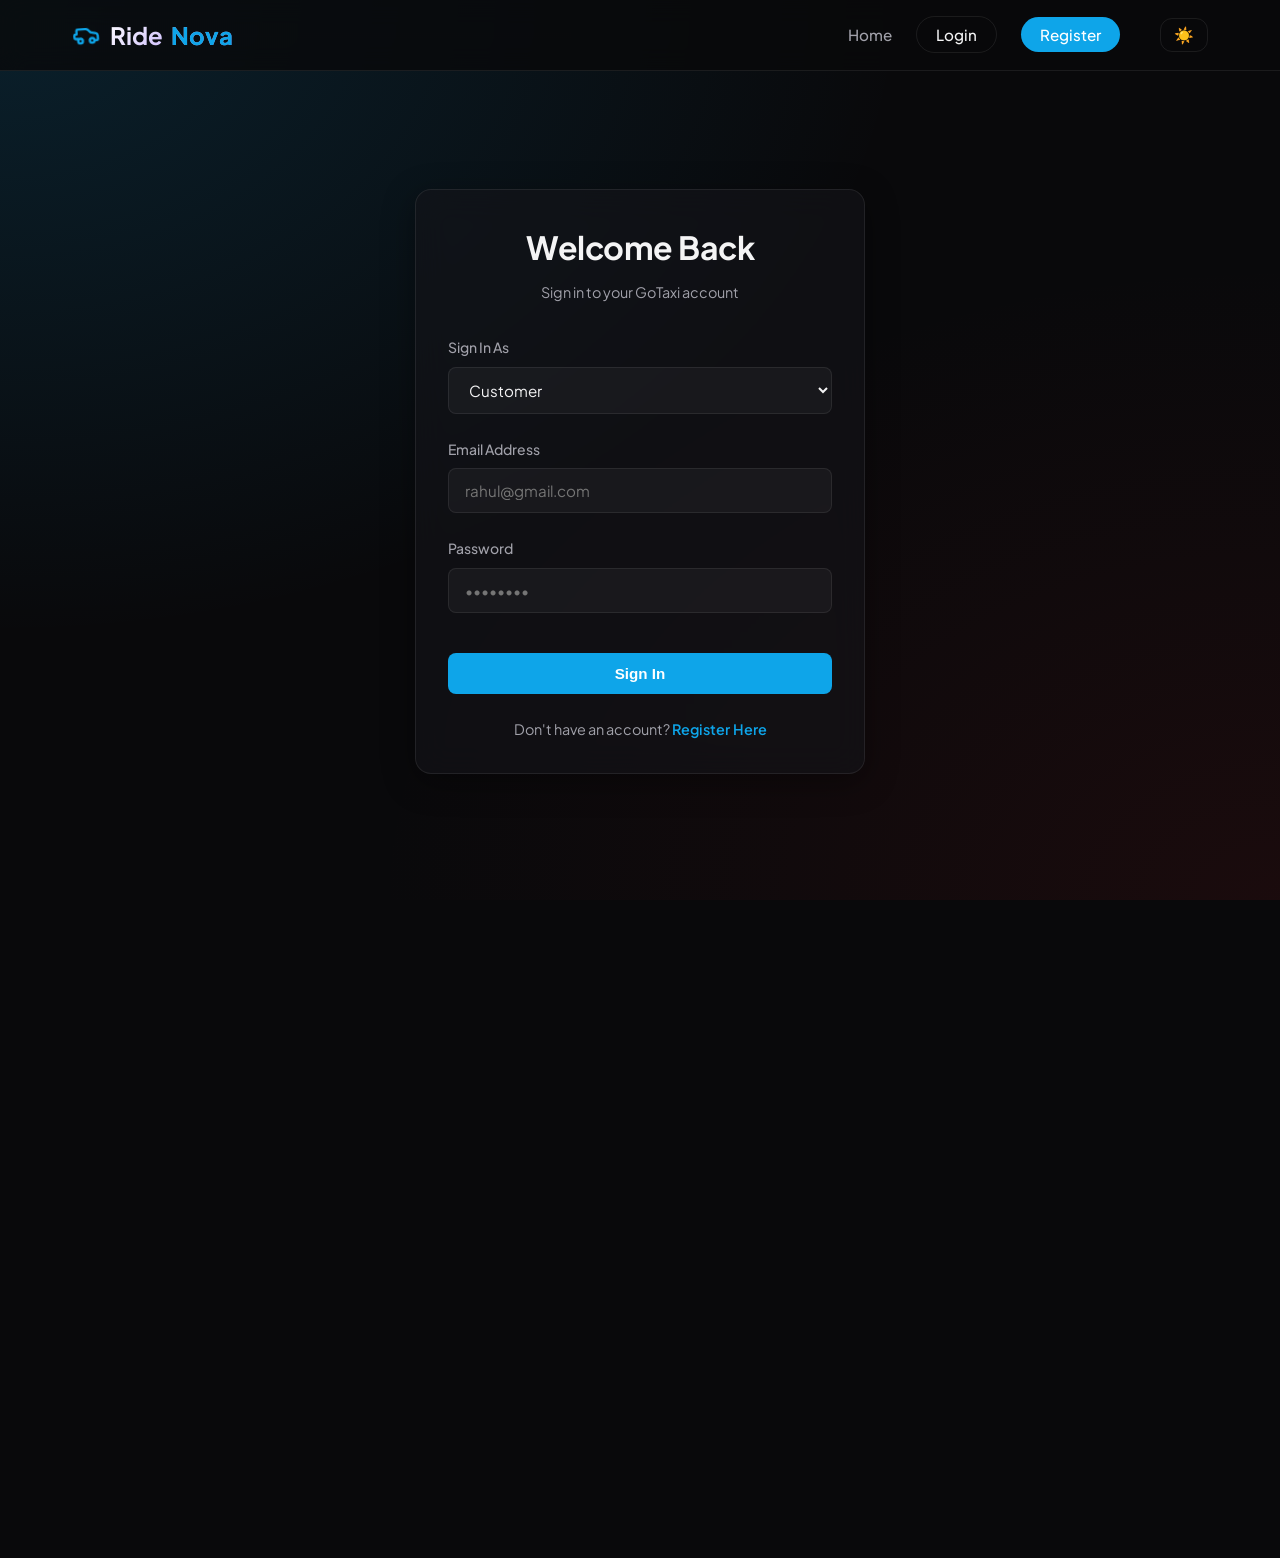
<file: TaxiBookingApplication/Frontend/drivers.html>
<!DOCTYPE html>
<html lang="en">
<head>
    <meta charset="UTF-8">
    <meta name="viewport" content="width=device-width, initial-scale=1.0">
    <title>Driver Console - RideNova</title>
    <link rel="stylesheet" href="style.css">
</head>
<body>

    <!-- Header Navigation -->
    <header>
        <div class="nav-container">
            <div class="logo-container">
                <svg class="moving-logo" viewBox="0 0 24 24" fill="none" stroke="currentColor" stroke-width="2" stroke-linecap="round" stroke-linejoin="round">
                    <path d="M19 17h2c.6 0 1-.4 1-1v-3c0-.9-.7-1.7-1.5-1.9C18.7 10.6 16 10 16 10s-1.3-1.4-2.2-2.3c-.5-.4-1.1-.7-1.8-.7H5c-.6 0-1 .4-1 1v3H3c-.6 0-1 .4-1 1v2c0 .6.4 1 1 1h2"/>
                    <circle cx="7" cy="17" r="2"/>
                    <circle cx="17" cy="17" r="2"/>
                </svg>
                <a href="index.html" class="logo">Ride<span>Nova</span></a>
            </div>
            <ul class="nav-links" id="nav-links">
                <!-- Dynamically populated by script.js -->
            </ul>
        </div>
    </header>

    <div class="container">
        <h2>Driver Console</h2>

        <div class="grid-3" style="margin-bottom: 2rem;">
            <!-- Driver Profile Card -->
            <div class="card" id="driver-profile-card">
                <h3>Driver Details</h3>
                <div id="driver-details-content">
                    <p style="color: var(--text-muted);">Loading details...</p>
                </div>
            </div>

            <!-- Vehicle Info Card -->
            <div class="card" id="driver-vehicle-card">
                <h3>Vehicle Details</h3>
                <div id="vehicle-details-content">
                    <p style="color: var(--text-muted);">No vehicle associated yet.</p>
                </div>
            </div>

            <!-- Status Control Card -->
            <div class="card">
                <h3>Availability Status</h3>
                <p style="color: var(--text-muted); margin-bottom: 1rem; font-size: 0.9rem;">Change your status to receive ride requests.</p>
                <div class="form-group">
                    <select class="form-control" id="driver-status" onchange="updateDriverStatus()">
                        <option value="Available">Available</option>
                        <option value="Busy">Busy</option>
                        <option value="Offline">Offline</option>
                    </select>
                </div>
                <div style="margin-top: 1rem; text-align: center;">
                    <span id="status-indicator" class="badge badge-success">Available</span>
                </div>
            </div>
        </div>

        <!-- Trips List -->
        <div class="card">
            <h3>Assigned Rides</h3>
            <p style="color: var(--text-muted); margin-bottom: 1.5rem; font-size: 0.9rem;">Manage status updates for passengers waiting or in transit.</p>
            
            <div class="table-container">
                <table>
                    <thead>
                        <tr>
                            <th>ID</th>
                            <th>Customer</th>
                            <th>From</th>
                            <th>To</th>
                            <th>Date</th>
                            <th>Fare</th>
                            <th>Status</th>
                            <th>Actions</th>
                        </tr>
                    </thead>
                    <tbody id="driver-trips-list">
                        <tr>
                            <td colspan="8" style="text-align: center; color: var(--text-muted);">Fetching trips...</td>
                        </tr>
                    </tbody>
                </table>
            </div>
        </div>
    </div>

    <script src="script.js"></script>
    <script>
        const user = getSessionUser();
        if (!user || user.role !== 'driver') {
            showNotification('Access denied. Please log in as a driver.', 'error');
            setTimeout(() => {
                window.location.href = 'login.html';
            }, 1000);
        }

        let dbDriverRecord = null;

        async function loadDriverConsole() {
            if (!user) return;

            try {
                // Fetch driver details
                const drivers = await fetchAPI('/drivers/');
                dbDriverRecord = drivers.find(d => d.email.toLowerCase() === user.email.toLowerCase());
                
                if (!dbDriverRecord) {
                    showNotification('Driver profile record not found!', 'error');
                    return;
                }

                // Render Profile Details
                const rating = Math.min(5.0, (4.2 + dbDriverRecord.experience * 0.15)).toFixed(1);
                document.getElementById('driver-details-content').innerHTML = `
                    <p style="margin-bottom: 0.5rem;"><strong>Name:</strong> ${dbDriverRecord.driver_name}</p>
                    <p style="margin-bottom: 0.5rem;"><strong>Email:</strong> ${dbDriverRecord.email}</p>
                    <p style="margin-bottom: 0.5rem;"><strong>Phone:</strong> ${dbDriverRecord.phone}</p>
                    <p style="margin-bottom: 0.5rem;"><strong>License:</strong> ${dbDriverRecord.license_number}</p>
                    <p style="margin-bottom: 0.5rem;"><strong>Experience:</strong> ${dbDriverRecord.experience} Years</p>
                    <p><strong>Rating:</strong> ⭐ ${rating}</p>
                `;

                // Set Status dropdown
                const statusDropdown = document.getElementById('driver-status');
                statusDropdown.value = dbDriverRecord.availability;
                updateStatusBadge(dbDriverRecord.availability);

                // Fetch Vehicle details
                const vehicles = await fetchAPI('/vehicles/');
                const vehicle = vehicles.find(v => v.driver_name.toLowerCase() === dbDriverRecord.driver_name.toLowerCase());
                if (vehicle) {
                    document.getElementById('vehicle-details-content').innerHTML = `
                        <p style="margin-bottom: 0.5rem;"><strong>Model:</strong> ${vehicle.model}</p>
                        <p style="margin-bottom: 0.5rem;"><strong>Type:</strong> ${vehicle.vehicle_type}</p>
                        <p style="margin-bottom: 0.5rem;"><strong>Plate Number:</strong> ${vehicle.vehicle_number}</p>
                        <p><strong>Capacity:</strong> ${vehicle.seating_capacity} seats</p>
                    `;
                }

                // Fetch and render assigned bookings
                loadAssignedBookings();

            } catch (err) {
                console.error(err);
            }
        }

        function updateStatusBadge(status) {
            const indicator = document.getElementById('status-indicator');
            indicator.textContent = status;
            indicator.className = 'badge';
            
            if (status === 'Available') {
                indicator.classList.add('badge-success');
            } else if (status === 'Busy') {
                indicator.classList.add('badge-warning');
            } else {
                indicator.classList.add('badge-danger');
            }
        }

        async function updateDriverStatus() {
            if (!dbDriverRecord) return;
            const newStatus = document.getElementById('driver-status').value;
            
            const payload = {
                driver_name: dbDriverRecord.driver_name,
                email: dbDriverRecord.email,
                phone: dbDriverRecord.phone,
                license_number: dbDriverRecord.license_number,
                experience: dbDriverRecord.experience,
                availability: newStatus
            };

            try {
                const res = await fetchAPI(`/drivers/update/${dbDriverRecord.driver_id}/`, 'PUT', payload);
                if (res) {
                    dbDriverRecord.availability = newStatus;
                    updateStatusBadge(newStatus);
                    showNotification('Status updated successfully!');
                }
            } catch (err) {
                console.error(err);
            }
        }

        async function loadAssignedBookings() {
            if (!dbDriverRecord) return;

            try {
                const bookings = await fetchAPI('/bookings/');
                const driverTrips = bookings.filter(b => b.driver_name.toLowerCase() === dbDriverRecord.driver_name.toLowerCase());
                
                const list = document.getElementById('driver-trips-list');
                if (driverTrips.length === 0) {
                    list.innerHTML = `
                        <tr>
                            <td colspan="8" style="text-align: center; color: var(--text-muted);">No rides assigned.</td>
                        </tr>
                    `;
                    return;
                }

                list.innerHTML = '';
                driverTrips.reverse().forEach(trip => {
                    let statusBadgeClass = 'badge-info';
                    if (trip.ride_status === 'Completed') statusBadgeClass = 'badge-success';
                    if (trip.ride_status === 'Cancelled') statusBadgeClass = 'badge-danger';
                    if (trip.ride_status === 'Accepted' || trip.ride_status === 'In Progress') statusBadgeClass = 'badge-warning';

                    // Actions rendering
                    let actions = '-';
                    if (trip.ride_status === 'Requested') {
                        actions = `<button class="btn btn-success" style="padding: 0.25rem 0.5rem; font-size: 0.8rem; width: auto;" onclick="updateTripStatus(${trip.booking_id}, 'Accepted')">Accept</button>`;
                    } else if (trip.ride_status === 'Accepted') {
                        actions = `<button class="btn" style="padding: 0.25rem 0.5rem; font-size: 0.8rem; width: auto;" onclick="updateTripStatus(${trip.booking_id}, 'In Progress')">Start Trip</button>`;
                    } else if (trip.ride_status === 'In Progress') {
                        actions = `<button class="btn btn-success" style="padding: 0.25rem 0.5rem; font-size: 0.8rem; width: auto;" onclick="updateTripStatus(${trip.booking_id}, 'Completed')">Complete</button>`;
                    }

                    const tr = document.createElement('tr');
                    tr.innerHTML = `
                        <td><strong>#${trip.booking_id}</strong></td>
                        <td>${trip.customer_name}</td>
                        <td>${trip.pickup_location}</td>
                        <td>${trip.drop_location}</td>
                        <td>${trip.booking_date}</td>
                        <td>$${trip.fare}</td>
                        <td><span class="badge ${statusBadgeClass}">${trip.ride_status}</span></td>
                        <td>${actions}</td>
                    `;
                    list.appendChild(tr);
                });

            } catch (err) {
                console.error(err);
            }
        }

        async function updateTripStatus(bookingId, nextStatus) {
            try {
                // Fetch the full trip data to update it
                const bookings = await fetchAPI('/bookings/');
                const trip = bookings.find(b => b.booking_id === bookingId);
                
                if (!trip) {
                    showNotification('Booking not found!', 'error');
                    return;
                }

                const payload = {
                    customer_name: trip.customer_name,
                    driver_name: trip.driver_name,
                    pickup_location: trip.pickup_location,
                    drop_location: trip.drop_location,
                    booking_date: trip.booking_date,
                    fare: trip.fare,
                    ride_status: nextStatus
                };

                const res = await fetchAPI(`/bookings/update/${bookingId}/`, 'PUT', payload);
                if (res) {
                    showNotification(`Ride status updated to ${nextStatus}!`);
                    loadAssignedBookings();
                }
            } catch (err) {
                console.error(err);
            }
        }

        document.addEventListener('DOMContentLoaded', loadDriverConsole);
    </script>
</body>
</html>
</file>
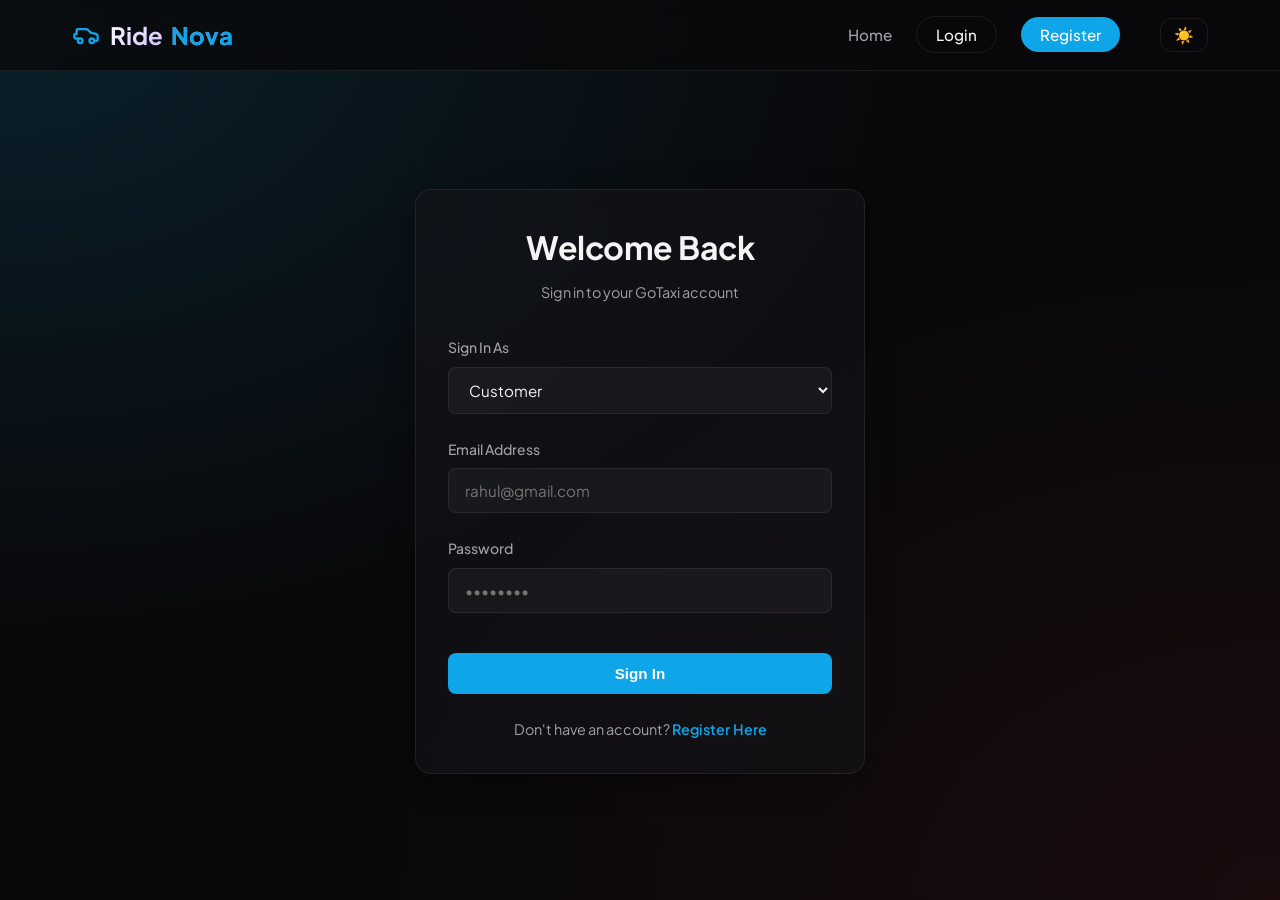
<file: TaxiBookingApplication/Frontend/login.html>
<!DOCTYPE html>
<html lang="en">
<head>
    <meta charset="UTF-8">
    <meta name="viewport" content="width=device-width, initial-scale=1.0">
    <title>Login - RideNova</title>
    <link rel="stylesheet" href="style.css">
</head>
<body>

    <!-- Header Navigation -->
    <header>
        <div class="nav-container">
            <div class="logo-container">
                <svg class="moving-logo" viewBox="0 0 24 24" fill="none" stroke="currentColor" stroke-width="2" stroke-linecap="round" stroke-linejoin="round">
                    <path d="M19 17h2c.6 0 1-.4 1-1v-3c0-.9-.7-1.7-1.5-1.9C18.7 10.6 16 10 16 10s-1.3-1.4-2.2-2.3c-.5-.4-1.1-.7-1.8-.7H5c-.6 0-1 .4-1 1v3H3c-.6 0-1 .4-1 1v2c0 .6.4 1 1 1h2"/>
                    <circle cx="7" cy="17" r="2"/>
                    <circle cx="17" cy="17" r="2"/>
                </svg>
                <a href="index.html" class="logo">Ride<span>Nova</span></a>
            </div>
            <ul class="nav-links" id="nav-links">
                <!-- Dynamically populated by script.js -->
            </ul>
        </div>
    </header>

    <!-- Login Form Section -->
    <div class="form-container-page">
        <div class="card form-card">
            <h2 style="text-align: center; margin-bottom: 0.5rem;">Welcome Back</h2>
            <p style="color: var(--text-muted); text-align: center; margin-bottom: 2rem; font-size: 0.9rem;">Sign in to your GoTaxi account</p>

            <form id="login-form">
                <div class="form-group">
                    <label for="role">Sign In As</label>
                    <select class="form-control" id="role" required onchange="onRoleChange()">
                        <option value="customer">Customer</option>
                        <option value="driver">Driver</option>
                        <option value="admin">Administrator</option>
                    </select>
                </div>

                <div class="form-group">
                    <label for="email" id="email-label">Email Address</label>
                    <input type="text" class="form-control" id="email" placeholder="email@gmail.com" required>
                </div>

                <div class="form-group" id="password-group">
                    <label for="credential" id="credential-label">Password</label>
                    <input type="password" class="form-control" id="credential" placeholder="••••••••" required>
                </div>

                <button type="submit" class="btn" style="margin-top: 1rem;">Sign In</button>
            </form>

            <p style="text-align: center; margin-top: 1.5rem; font-size: 0.9rem; color: var(--text-muted);">
                Don't have an account? <a href="register.html" style="color: var(--primary); text-decoration: none; font-weight: 600;">Register Here</a>
            </p>
        </div>
    </div>

    <script src="script.js"></script>
    <script>
        function onRoleChange() {
            const role = document.getElementById('role').value;
            const emailLabel = document.getElementById('email-label');
            const emailInput = document.getElementById('email');
            const passwordGroup = document.getElementById('password-group');
            const credentialLabel = document.getElementById('credential-label');
            const credentialInput = document.getElementById('credential');

            if (role === 'admin') {
                emailLabel.textContent = 'Admin Username';
                emailInput.placeholder = 'admin';
                passwordGroup.style.display = 'block';
                credentialLabel.textContent = 'Password';
                credentialInput.placeholder = '••••••••';
                credentialInput.type = 'password';
            } else if (role === 'driver') {
                emailLabel.textContent = 'Email Address';
                emailInput.placeholder = 'ramesh@gmail.com';
                passwordGroup.style.display = 'block';
                credentialLabel.textContent = 'Phone Number';
                credentialInput.placeholder = '9988776655';
                credentialInput.type = 'text';
            } else {
                emailLabel.textContent = 'Email Address';
                emailInput.placeholder = 'rahul@gmail.com';
                passwordGroup.style.display = 'block';
                credentialLabel.textContent = 'Password';
                credentialInput.placeholder = '••••••••';
                credentialInput.type = 'password';
            }
        }

        document.getElementById('login-form').addEventListener('submit', async (e) => {
            e.preventDefault();
            const role = document.getElementById('role').value;
            const email = document.getElementById('email').value.trim();
            const credential = document.getElementById('credential').value.trim();

            if (role === 'admin') {
                try {
                    const admins = await fetchAPI('/admins/');
                    const admin = admins.find(a => a.email.toLowerCase() === email.toLowerCase() && a.password === credential);
                    if (admin) {
                        setSessionUser({
                            role: 'admin',
                            name: admin.full_name,
                            id: admin.admin_id,
                            email: admin.email
                        });
                        showNotification('Admin login successful!');
                        setTimeout(() => {
                            window.location.href = 'admin_dashboard.html';
                        }, 1000);
                    } else {
                        showNotification('Invalid admin credentials!', 'error');
                    }
                } catch (err) {
                    console.error(err);
                }
                return;
            }

            try {
                if (role === 'customer') {
                    const customers = await fetchAPI('/customers/');
                    const user = customers.find(c => c.email.toLowerCase() === email.toLowerCase() && c.password === credential);
                    if (user) {
                        setSessionUser({
                            role: 'customer',
                            name: user.full_name,
                            id: user.customer_id,
                            email: user.email
                        });
                        showNotification('Login successful!');
                        setTimeout(() => {
                            window.location.href = 'customer_dashboard.html';
                        }, 1000);
                    } else {
                        showNotification('Invalid email or password!', 'error');
                    }
                } else if (role === 'driver') {
                    const drivers = await fetchAPI('/drivers/');
                    const driver = drivers.find(d => d.email.toLowerCase() === email.toLowerCase() && d.phone === credential);
                    if (driver) {
                        setSessionUser({
                            role: 'driver',
                            name: driver.driver_name,
                            id: driver.driver_id,
                            email: driver.email
                        });
                        showNotification('Login successful!');
                        setTimeout(() => {
                            window.location.href = 'drivers.html';
                        }, 1000);
                    } else {
                        showNotification('Invalid driver email or phone combination!', 'error');
                    }
                }
            } catch (err) {
                console.error(err);
            }
        });

        // Run on page load
        onRoleChange();
    </script>
</body>
</html>
</file>
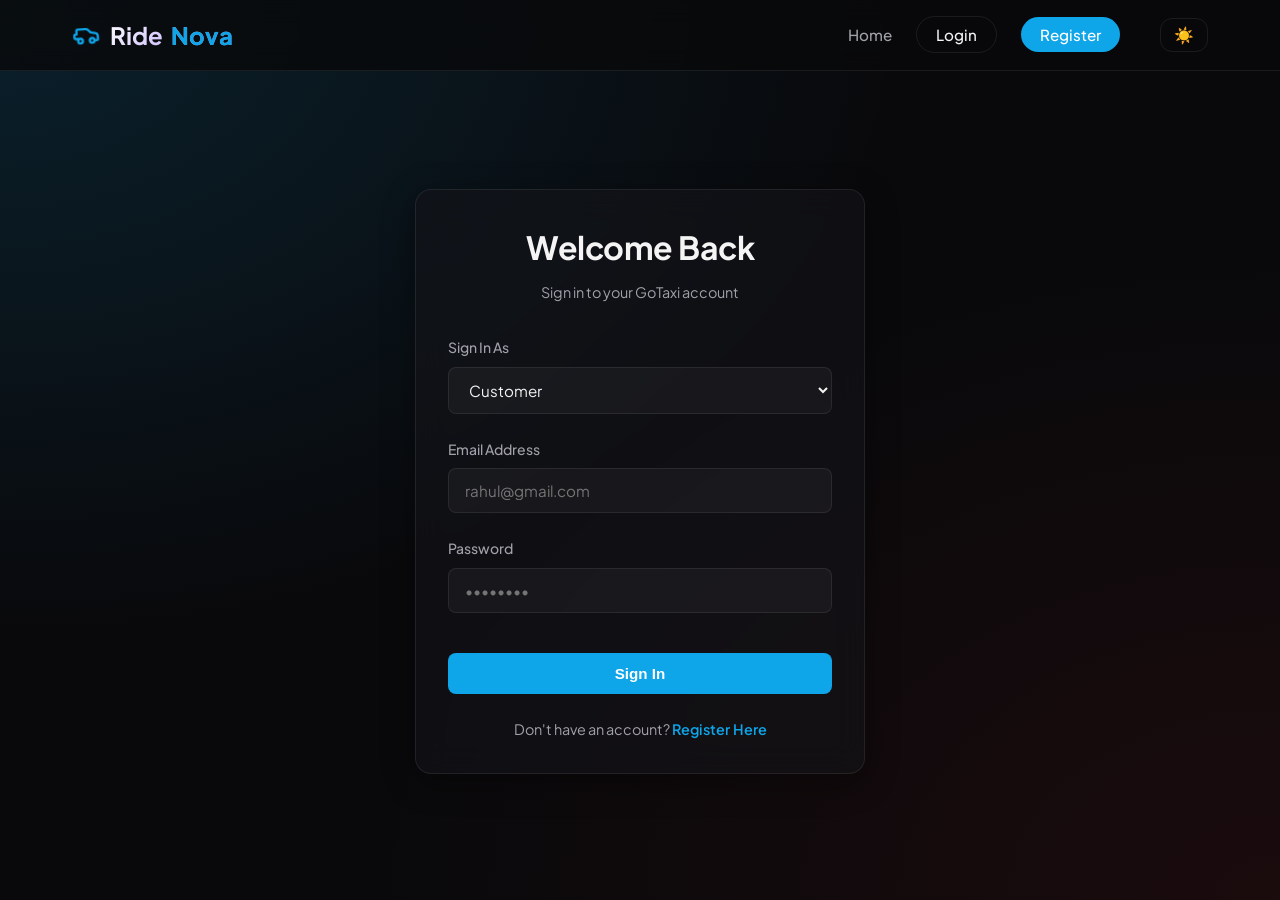
<file: TaxiBookingApplication/Frontend/payments.html>
<!DOCTYPE html>
<html lang="en">
<head>
    <meta charset="UTF-8">
    <meta name="viewport" content="width=device-width, initial-scale=1.0">
    <title>Payment Gateway - RideNova</title>
    <link rel="stylesheet" href="style.css">
</head>
<body>

    <!-- Header Navigation -->
    <header>
        <div class="nav-container">
            <div class="logo-container">
                <svg class="moving-logo" viewBox="0 0 24 24" fill="none" stroke="currentColor" stroke-width="2" stroke-linecap="round" stroke-linejoin="round">
                    <path d="M19 17h2c.6 0 1-.4 1-1v-3c0-.9-.7-1.7-1.5-1.9C18.7 10.6 16 10 16 10s-1.3-1.4-2.2-2.3c-.5-.4-1.1-.7-1.8-.7H5c-.6 0-1 .4-1 1v3H3c-.6 0-1 .4-1 1v2c0 .6.4 1 1 1h2"/>
                    <circle cx="7" cy="17" r="2"/>
                    <circle cx="17" cy="17" r="2"/>
                </svg>
                <a href="index.html" class="logo">Ride<span>Nova</span></a>
            </div>
            <ul class="nav-links" id="nav-links">
                <!-- Dynamically populated by script.js -->
            </ul>
        </div>
    </header>

    <div class="container" style="max-width: 500px;">
        <div class="card">
            <h2>Complete Payment</h2>
            <p style="color: var(--text-muted); margin-bottom: 2rem;">Confirm your transaction details below to finish the ride payment.</p>

            <div id="loading-booking" style="text-align: center; padding: 2rem; color: var(--text-muted);">
                Fetching booking information...
            </div>

            <div id="payment-details-box" style="display: none;">
                <!-- Booking details -->
                <div class="card" style="background: rgba(255, 255, 255, 0.02); padding: 1.25rem; border-color: rgba(255, 255, 255, 0.05); margin-bottom: 1.5rem;">
                    <p style="margin-bottom: 0.5rem;"><strong>Booking ID:</strong> <span id="booking-id-text">#0</span></p>
                    <p style="margin-bottom: 0.5rem;"><strong>Passenger:</strong> <span id="passenger-text">-</span></p>
                    <p style="margin-bottom: 0.5rem;"><strong>Route:</strong> <span id="route-text">-</span></p>
                    <p style="margin-bottom: 0.5rem;"><strong>Driver:</strong> <span id="driver-text">-</span></p>
                    <hr style="border: 0; border-top: 1px solid var(--border-color); margin: 0.75rem 0;">
                    <div style="display: flex; justify-content: space-between; align-items: center;">
                        <strong style="font-size: 1.1rem;">Total Fare:</strong>
                        <strong style="font-size: 1.4rem; color: var(--accent);" id="fare-text">₹0.00</strong>
                    </div>
                </div>

                <form id="payment-form">
                    <div class="form-group">
                        <label for="payment_method">Select Payment Option</label>
                        <select class="form-control" id="payment_method" required>
                            <option value="UPI">UPI (Unified Payments Interface)</option>
                            <option value="Credit Card">Credit Card</option>
                            <option value="Debit Card">Debit Card</option>
                            <option value="Wallet">Digital Wallet (Apple Pay/GPay)</option>
                            <option value="Cash">Cash to Driver</option>
                        </select>
                    </div>

                    <button type="submit" class="btn btn-success">Confirm & Pay</button>
                </form>
            </div>
        </div>
    </div>

    <script src="script.js"></script>
    <script>
        const user = getSessionUser();
        if (!user) {
            showNotification('Please log in to complete your payment.', 'error');
            setTimeout(() => {
                window.location.href = 'login.html';
            }, 1000);
        }

        // Parse query parameters
        const urlParams = new URLSearchParams(window.location.search);
        const bookingId = parseInt(urlParams.get('booking_id'));

        let bookingRecord = null;

        async function loadPaymentDetails() {
            if (!bookingId) {
                document.getElementById('loading-booking').innerHTML = `
                    <p style="color: var(--danger);">No booking ID provided in URL.</p>
                    <p style="font-size: 0.9rem; margin-top: 1rem;"><a href="ride_history.html" style="color: var(--primary);">Go to Ride History</a></p>
                `;
                return;
            }

            try {
                const bookings = await fetchAPI('/bookings/');
                bookingRecord = bookings.find(b => b.booking_id === bookingId);

                if (!bookingRecord) {
                    document.getElementById('loading-booking').innerHTML = `
                        <p style="color: var(--danger);">Booking record not found.</p>
                        <p style="font-size: 0.9rem; margin-top: 1rem;"><a href="ride_history.html" style="color: var(--primary);">Go to Ride History</a></p>
                    `;
                    return;
                }

                // Populate elements
                document.getElementById('booking-id-text').textContent = `#${bookingRecord.booking_id}`;
                document.getElementById('passenger-text').textContent = bookingRecord.customer_name;
                document.getElementById('route-text').textContent = `${bookingRecord.pickup_location} → ${bookingRecord.drop_location}`;
                document.getElementById('driver-text').textContent = bookingRecord.driver_name;
                document.getElementById('fare-text').textContent = `₹${parseFloat(bookingRecord.fare).toFixed(2)}`;

                // Swap loading spinner with form
                document.getElementById('loading-booking').style.display = 'none';
                document.getElementById('payment-details-box').style.display = 'block';

            } catch (err) {
                console.error(err);
            }
        }

        document.getElementById('payment-form').addEventListener('submit', async (e) => {
            e.preventDefault();
            if (!bookingRecord) return;

            const paymentMethod = document.getElementById('payment_method').value;
            const txnId = 'TXN' + Date.now() + Math.floor(100 + Math.random() * 900);
            const today = new Date().toISOString().split('T')[0];

            const paymentPayload = {
                booking_id: bookingRecord.booking_id,
                customer_name: bookingRecord.customer_name,
                amount: bookingRecord.fare,
                payment_method: paymentMethod,
                payment_status: 'Success',
                transaction_id: txnId,
                payment_date: today
            };

            try {
                // Post Payment
                const payment = await fetchAPI('/payments/add/', 'POST', paymentPayload);
                if (payment && payment.payment_id) {
                    showNotification('Payment successful! Processing receipt...');

                    // Automatically update booking status to Completed if not already finished
                    if (bookingRecord.ride_status !== 'Completed' && bookingRecord.ride_status !== 'Cancelled') {
                        try {
                            const updatePayload = {
                                customer_name: bookingRecord.customer_name,
                                driver_name: bookingRecord.driver_name,
                                pickup_location: bookingRecord.pickup_location,
                                drop_location: bookingRecord.drop_location,
                                booking_date: bookingRecord.booking_date,
                                fare: bookingRecord.fare,
                                ride_status: 'Completed'
                            };
                            await fetchAPI(`/bookings/update/${bookingRecord.booking_id}/`, 'PUT', updatePayload);
                        } catch (err) {
                            console.warn("Could not update booking status automatically", err);
                        }
                    }

                    setTimeout(() => {
                        window.location.href = 'customer_dashboard.html';
                    }, 2000);
                }
            } catch (err) {
                console.error(err);
            }
        });

        document.addEventListener('DOMContentLoaded', loadPaymentDetails);
    </script>
</body>
</html>
</file>
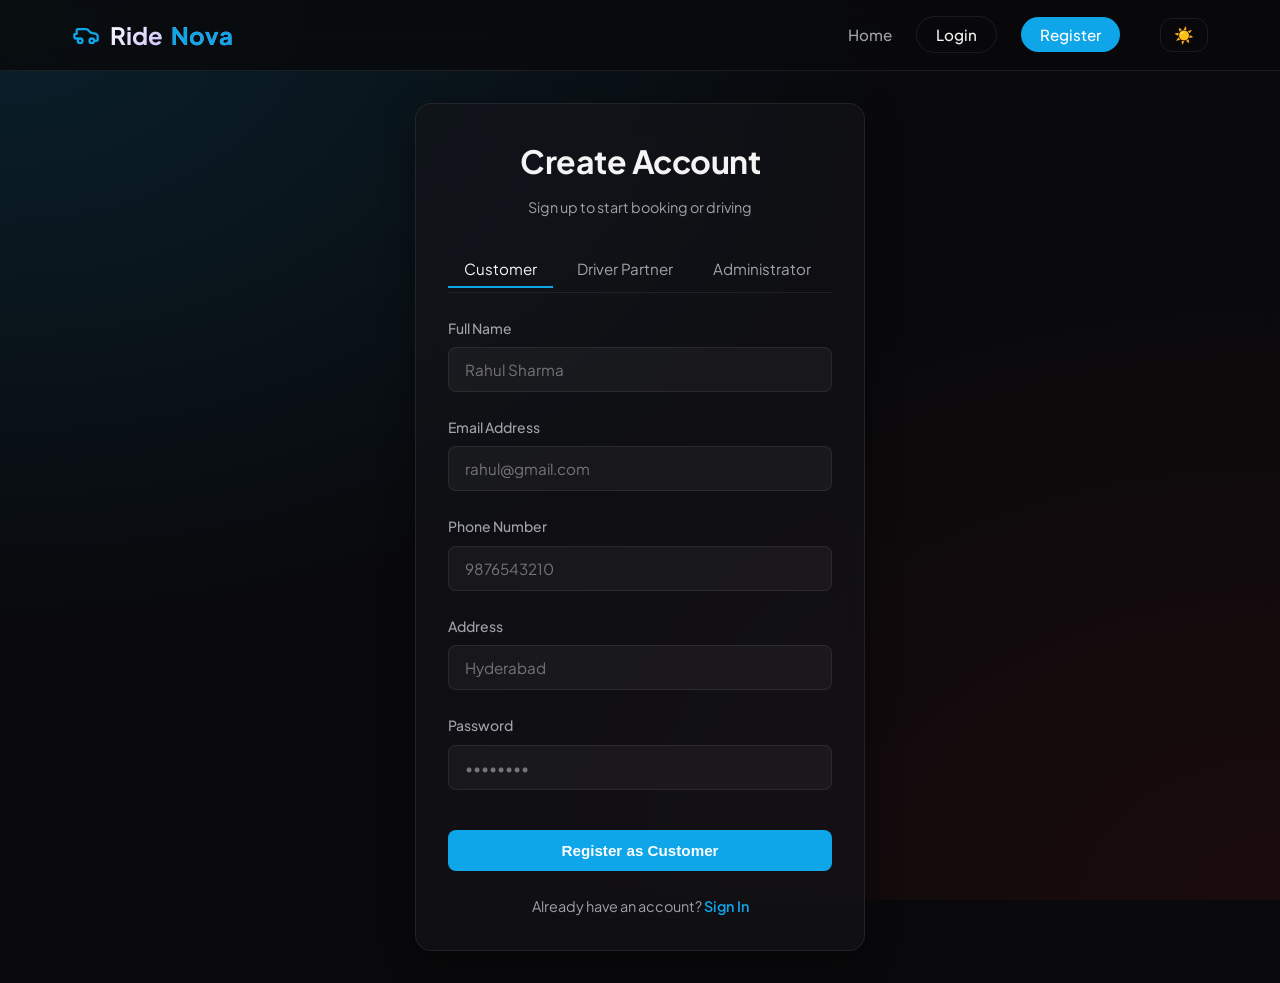
<file: TaxiBookingApplication/Frontend/register.html>
<!DOCTYPE html>
<html lang="en">
<head>
    <meta charset="UTF-8">
    <meta name="viewport" content="width=device-width, initial-scale=1.0">
    <title>Register - RideNova</title>
    <link rel="stylesheet" href="style.css">
</head>
<body>

    <!-- Header Navigation -->
    <header>
        <div class="nav-container">
            <div class="logo-container">
                <svg class="moving-logo" viewBox="0 0 24 24" fill="none" stroke="currentColor" stroke-width="2" stroke-linecap="round" stroke-linejoin="round">
                    <path d="M19 17h2c.6 0 1-.4 1-1v-3c0-.9-.7-1.7-1.5-1.9C18.7 10.6 16 10 16 10s-1.3-1.4-2.2-2.3c-.5-.4-1.1-.7-1.8-.7H5c-.6 0-1 .4-1 1v3H3c-.6 0-1 .4-1 1v2c0 .6.4 1 1 1h2"/>
                    <circle cx="7" cy="17" r="2"/>
                    <circle cx="17" cy="17" r="2"/>
                </svg>
                <a href="index.html" class="logo">Ride<span>Nova</span></a>
            </div>
            <ul class="nav-links" id="nav-links">
                <!-- Dynamically populated by script.js -->
            </ul>
        </div>
    </header>

    <!-- Register Form Section -->
    <div class="form-container-page" style="min-height: calc(100vh - 80px);">
        <div class="card form-card">
            <h2 style="text-align: center; margin-bottom: 0.5rem;">Create Account</h2>
            <p style="color: var(--text-muted); text-align: center; margin-bottom: 2rem; font-size: 0.9rem;">Sign up to start booking or driving</p>

            <div class="tab-header">
                <button class="tab-btn active" id="tab-customer" onclick="switchTab('customer')">Customer</button>
                <button class="tab-btn" id="tab-driver" onclick="switchTab('driver')">Driver Partner</button>
                <button class="tab-btn" id="tab-admin" onclick="switchTab('admin')">Administrator</button>
            </div>

            <!-- Customer Registration Form -->
            <form id="customer-form">
                <div class="form-group">
                    <label for="c-fullname">Full Name</label>
                    <input type="text" class="form-control" id="c-fullname" placeholder="Rahul Sharma" required>
                </div>
                <div class="form-group">
                    <label for="c-email">Email Address</label>
                    <input type="email" class="form-control" id="c-email" placeholder="rahul@gmail.com" required>
                </div>
                <div class="form-group">
                    <label for="c-phone">Phone Number</label>
                    <input type="tel" class="form-control" id="c-phone" placeholder="9876543210" required>
                </div>
                <div class="form-group">
                    <label for="c-address">Address</label>
                    <input type="text" class="form-control" id="c-address" placeholder="Hyderabad" required>
                </div>
                <div class="form-group">
                    <label for="c-password">Password</label>
                    <input type="password" class="form-control" id="c-password" placeholder="••••••••" required>
                </div>
                <button type="submit" class="btn" style="margin-top: 1rem;">Register as Customer</button>
            </form>

            <!-- Driver Registration Form -->
            <form id="driver-form" style="display: none;">
                <div class="form-group">
                    <label for="d-fullname">Full Name</label>
                    <input type="text" class="form-control" id="d-fullname" placeholder="Ramesh Kumar" required>
                </div>
                <div class="form-group">
                    <label for="d-email">Email Address</label>
                    <input type="email" class="form-control" id="d-email" placeholder="ramesh@gmail.com" required>
                </div>
                <div class="form-group">
                    <label for="d-phone">Phone Number</label>
                    <input type="tel" class="form-control" id="d-phone" placeholder="9988776655" required>
                </div>
                <div class="form-group">
                    <label for="d-license">Driving License Number</label>
                    <input type="text" class="form-control" id="d-license" placeholder="DL123456789" required>
                </div>
                <div class="form-group">
                    <label for="d-experience">Years of Experience</label>
                    <input type="number" class="form-control" id="d-experience" min="0" placeholder="5" required>
                </div>
                <button type="submit" class="btn btn-success" style="margin-top: 1rem;">Register as Driver</button>
            </form>

            <!-- Admin Registration Form -->
            <form id="admin-form" style="display: none;">
                <div class="form-group">
                    <label for="a-fullname">Full Name</label>
                    <input type="text" class="form-control" id="a-fullname" placeholder="Admin Name" required>
                </div>
                <div class="form-group">
                    <label for="a-email">Admin Username / Email</label>
                    <input type="text" class="form-control" id="a-email" placeholder="admin2" required>
                </div>
                <div class="form-group">
                    <label for="a-phone">Phone Number</label>
                    <input type="tel" class="form-control" id="a-phone" placeholder="9998887776" required>
                </div>
                <div class="form-group">
                    <label for="a-password">Password</label>
                    <input type="password" class="form-control" id="a-password" placeholder="••••••••" required>
                </div>
                <button type="submit" class="btn" style="margin-top: 1rem; background: var(--accent);">Register as Admin</button>
            </form>

            <p style="text-align: center; margin-top: 1.5rem; font-size: 0.9rem; color: var(--text-muted);">
                Already have an account? <a href="login.html" style="color: var(--primary); text-decoration: none; font-weight: 600;">Sign In</a>
            </p>
        </div>
    </div>

    <script src="script.js"></script>
    <script>
        let currentRole = 'customer';

        function switchTab(role) {
            currentRole = role;
            const tabCustomer = document.getElementById('tab-customer');
            const tabDriver = document.getElementById('tab-driver');
            const tabAdmin = document.getElementById('tab-admin');
            const formCustomer = document.getElementById('customer-form');
            const formDriver = document.getElementById('driver-form');
            const formAdmin = document.getElementById('admin-form');

            tabCustomer.classList.remove('active');
            tabDriver.classList.remove('active');
            tabAdmin.classList.remove('active');
            formCustomer.style.display = 'none';
            formDriver.style.display = 'none';
            formAdmin.style.display = 'none';

            if (role === 'customer') {
                tabCustomer.classList.add('active');
                formCustomer.style.display = 'block';
            } else if (role === 'driver') {
                tabDriver.classList.add('active');
                formDriver.style.display = 'block';
            } else if (role === 'admin') {
                tabAdmin.classList.add('active');
                formAdmin.style.display = 'block';
            }
        }

        // Handle Customer Submit
        document.getElementById('customer-form').addEventListener('submit', async (e) => {
            e.preventDefault();
            const full_name = document.getElementById('c-fullname').value.trim();
            const email = document.getElementById('c-email').value.trim();
            const phone = document.getElementById('c-phone').value.trim();
            const address = document.getElementById('c-address').value.trim();
            const password = document.getElementById('c-password').value.trim();

            const payload = { full_name, email, phone, address, password };

            try {
                const res = await fetchAPI('/customers/add/', 'POST', payload);
                if (res && res.customer_id) {
                    showNotification('Registration successful! Redirecting to login...');
                    setTimeout(() => {
                        window.location.href = 'login.html';
                    }, 1500);
                }
            } catch (err) {
                console.error(err);
            }
        });

        // Handle Driver Submit
        document.getElementById('driver-form').addEventListener('submit', async (e) => {
            e.preventDefault();
            const driver_name = document.getElementById('d-fullname').value.trim();
            const email = document.getElementById('d-email').value.trim();
            const phone = document.getElementById('d-phone').value.trim();
            const license_number = document.getElementById('d-license').value.trim();
            const experience = document.getElementById('d-experience').value.trim();
            const availability = 'Available';

            const payload = { driver_name, email, phone, license_number, experience, availability };

            try {
                const res = await fetchAPI('/drivers/add/', 'POST', payload);
                if (res && res.driver_id) {
                    showNotification('Driver Registration successful! Sign in with your phone as credential.');
                    setTimeout(() => {
                        window.location.href = 'login.html';
                    }, 2000);
                }
            } catch (err) {
                console.error(err);
            }
        });

        // Handle Admin Submit
        document.getElementById('admin-form').addEventListener('submit', async (e) => {
            e.preventDefault();
            const full_name = document.getElementById('a-fullname').value.trim();
            const email = document.getElementById('a-email').value.trim();
            const phone = document.getElementById('a-phone').value.trim();
            const password = document.getElementById('a-password').value.trim();

            const payload = { full_name, email, phone, password };

            try {
                const res = await fetchAPI('/admins/add/', 'POST', payload);
                if (res && res.admin_id) {
                    showNotification('Admin Registration successful! Redirecting to login...');
                    setTimeout(() => {
                        window.location.href = 'login.html';
                    }, 1500);
                }
            } catch (err) {
                console.error(err);
            }
        });
    </script>
</body>
</html>
</file>
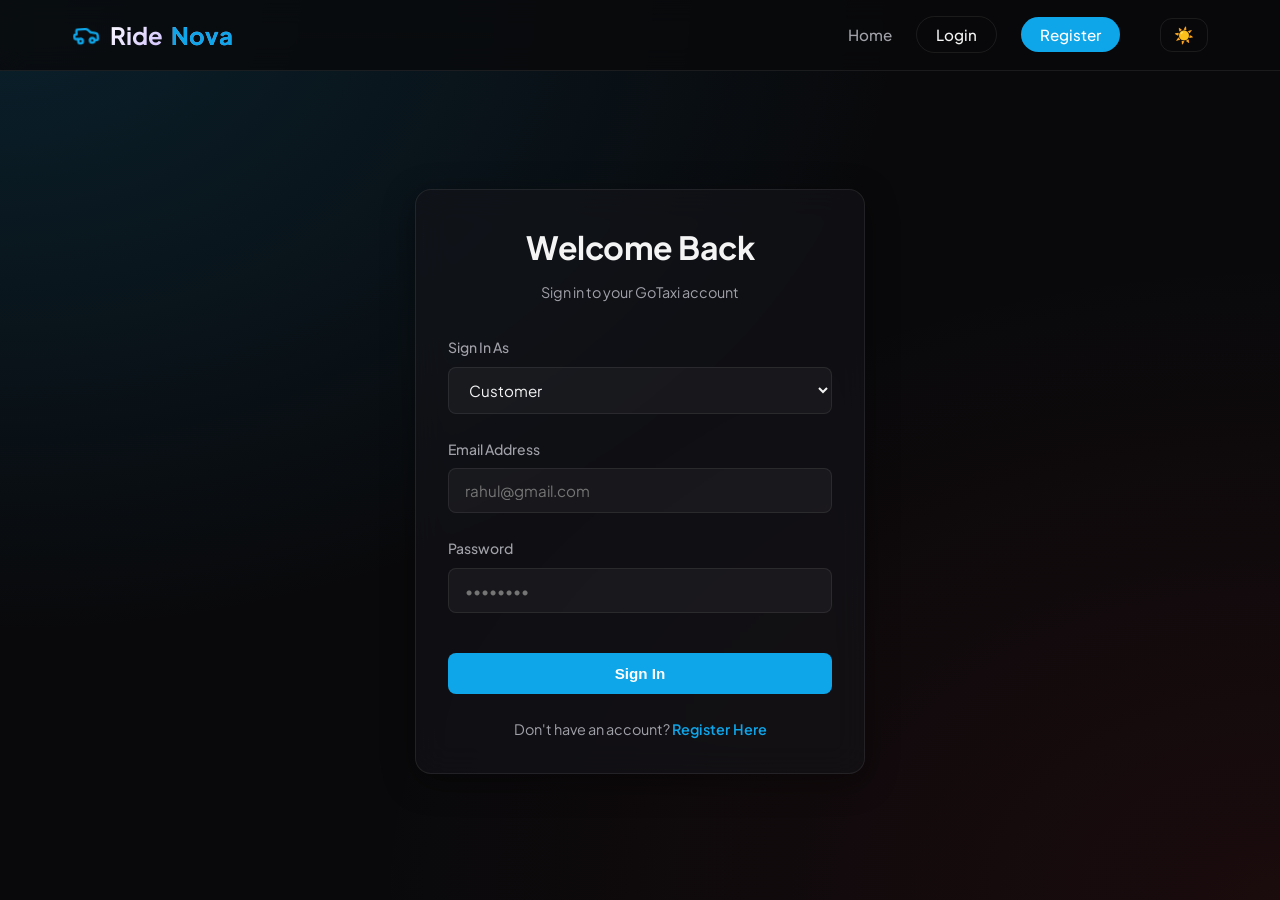
<file: TaxiBookingApplication/Frontend/ride_history.html>
<!DOCTYPE html>
<html lang="en">
<head>
    <meta charset="UTF-8">
    <meta name="viewport" content="width=device-width, initial-scale=1.0">
    <title>Ride History - RideNova</title>
    <link rel="stylesheet" href="style.css">
</head>
<body>

    <!-- Header Navigation -->
    <header>
        <div class="nav-container">
            <div class="logo-container">
                <svg class="moving-logo" viewBox="0 0 24 24" fill="none" stroke="currentColor" stroke-width="2" stroke-linecap="round" stroke-linejoin="round">
                    <path d="M19 17h2c.6 0 1-.4 1-1v-3c0-.9-.7-1.7-1.5-1.9C18.7 10.6 16 10 16 10s-1.3-1.4-2.2-2.3c-.5-.4-1.1-.7-1.8-.7H5c-.6 0-1 .4-1 1v3H3c-.6 0-1 .4-1 1v2c0 .6.4 1 1 1h2"/>
                    <circle cx="7" cy="17" r="2"/>
                    <circle cx="17" cy="17" r="2"/>
                </svg>
                <a href="index.html" class="logo">Ride<span>Nova</span></a>
            </div>
            <ul class="nav-links" id="nav-links">
                <!-- Dynamically populated by script.js -->
            </ul>
        </div>
    </header>

    <div class="container">
        <h2>Your Ride History</h2>
        <p style="color: var(--text-muted); margin-bottom: 2rem;">Overview of all your previous and active journeys with GoTaxi.</p>

        <div class="card">
            <div class="table-container">
                <table>
                    <thead>
                        <tr>
                            <th>Booking ID</th>
                            <th>Driver</th>
                            <th>Pickup Location</th>
                            <th>Drop Location</th>
                            <th>Booking Date</th>
                            <th>Fare Amount</th>
                            <th>Ride Status</th>
                            <th>Payment Status</th>
                            <th>Action</th>
                        </tr>
                    </thead>
                    <tbody id="history-trips-list">
                        <tr>
                            <td colspan="9" style="text-align: center; color: var(--text-muted);">Fetching your rides...</td>
                        </tr>
                    </tbody>
                </table>
            </div>
        </div>
    </div>

    <script src="script.js"></script>
    <script>
        const user = getSessionUser();
        if (!user || user.role !== 'customer') {
            showNotification('Please log in as a customer to view ride history.', 'error');
            setTimeout(() => {
                window.location.href = 'login.html';
            }, 1000);
        }

        async function loadRideHistory() {
            if (!user) return;

            try {
                // Fetch bookings and payments
                const bookings = await fetchAPI('/bookings/');
                const payments = await fetchAPI('/payments/');

                // Filter bookings by logged-in customer's name
                const myBookings = bookings.filter(b => b.customer_name.toLowerCase() === user.name.toLowerCase());
                
                const list = document.getElementById('history-trips-list');
                if (myBookings.length === 0) {
                    list.innerHTML = `
                        <tr>
                            <td colspan="9" style="text-align: center; color: var(--text-muted); padding: 2rem;">
                                You haven't booked any rides yet! <br>
                                <a href="booking.html" class="btn" style="width: auto; margin-top: 1rem; display: inline-flex;">Book Your First Ride</a>
                            </td>
                        </tr>
                    `;
                    return;
                }

                list.innerHTML = '';
                
                // Show most recent bookings first
                myBookings.reverse().forEach(booking => {
                    // Check if payment exists
                    const paidRecord = payments.find(p => p.booking_id === booking.booking_id && p.payment_status === 'Success');
                    
                    let statusBadgeClass = 'badge-info';
                    if (booking.ride_status === 'Completed') statusBadgeClass = 'badge-success';
                    if (booking.ride_status === 'Cancelled') statusBadgeClass = 'badge-danger';
                    if (booking.ride_status === 'Accepted' || booking.ride_status === 'In Progress') statusBadgeClass = 'badge-warning';

                    const paymentBadge = paidRecord 
                        ? `<span class="badge badge-success">Paid</span>` 
                        : `<span class="badge badge-danger">Unpaid</span>`;

                    let actionCol = '-';
                    if (!paidRecord && booking.ride_status !== 'Cancelled') {
                        actionCol = `<a href="payments.html?booking_id=${booking.booking_id}" class="btn" style="padding: 0.25rem 0.6rem; font-size: 0.8rem; width: auto; background: var(--accent);">Pay Now</a>`;
                    }

                    const tr = document.createElement('tr');
                    tr.innerHTML = `
                        <td><strong>#${booking.booking_id}</strong></td>
                        <td>${booking.driver_name}</td>
                        <td>${booking.pickup_location}</td>
                        <td>${booking.drop_location}</td>
                        <td>${booking.booking_date}</td>
                        <td>₹${parseFloat(booking.fare).toFixed(2)}</td>
                        <td><span class="badge ${statusBadgeClass}">${booking.ride_status}</span></td>
                        <td>${paymentBadge}</td>
                        <td>${actionCol}</td>
                    `;
                    list.appendChild(tr);
                });

            } catch (err) {
                console.error(err);
            }
        }

        document.addEventListener('DOMContentLoaded', loadRideHistory);
    </script>
</body>
</html>
</file>
<file: TaxiBookingApplication/Frontend/style.css>
@import url('https://fonts.googleapis.com/css2?family=Plus+Jakarta+Sans:wght@300;400;500;600;700&display=swap');

:root {
    --bg-color: #09090b;
    --bg-image: radial-gradient(at 0% 0%, rgba(14, 165, 233, 0.15) 0px, transparent 50%),
                 radial-gradient(at 100% 100%, rgba(153, 27, 27, 0.12) 0px, transparent 50%);
    --card-bg: rgba(20, 20, 25, 0.6);
    --border-color: rgba(255, 255, 255, 0.08);
    --primary: #0ea5e9; /* Ocean Blue */
    --primary-hover: #0284c7;
    --accent: #a78bfa; /* Lavender */
    --maroon: #991b1b; /* Maroon */
    --maroon-hover: #7f1d1d;
    --success: #10b981; /* Emerald */
    --danger: #ef4444; /* Red */
    --text-main: #f4f4f5;
    --text-muted: #a1a1aa;
    --font-family: 'Plus Jakarta Sans', -apple-system, BlinkMacSystemFont, "Segoe UI", Roboto, sans-serif;
    --transition-speed: 0.3s;
    --header-bg: rgba(9, 9, 11, 0.8);
    --modal-bg: #18181b;
    --table-header-bg: rgba(255, 255, 255, 0.02);
    --table-row-hover: rgba(255, 255, 255, 0.01);
    --input-bg: rgba(255, 255, 255, 0.04);
    --overlay-bg: rgba(9, 9, 11, 0.85);
}

body.light-theme {
    --bg-color: #f8fafc;
    --bg-image: radial-gradient(at 0% 0%, rgba(14, 165, 233, 0.08) 0px, transparent 50%),
                 radial-gradient(at 100% 100%, rgba(153, 27, 27, 0.06) 0px, transparent 50%);
    --card-bg: rgba(255, 255, 255, 0.7);
    --border-color: rgba(15, 23, 42, 0.08);
    --text-main: #0f172a;
    --text-muted: #64748b;
    --header-bg: rgba(255, 255, 255, 0.8);
    --modal-bg: #ffffff;
    --table-header-bg: rgba(15, 23, 42, 0.03);
    --table-row-hover: rgba(15, 23, 42, 0.01);
    --input-bg: rgba(15, 23, 42, 0.02);
    --overlay-bg: rgba(255, 255, 255, 0.85);
}

* {
    box-sizing: border-box;
    margin: 0;
    padding: 0;
}

body {
    background-color: var(--bg-color);
    background-image: var(--bg-image);
    background-attachment: fixed;
    color: var(--text-main);
    font-family: var(--font-family);
    line-height: 1.6;
    min-height: 100vh;
}

/* Scrollbar styling */
::-webkit-scrollbar {
    width: 8px;
    height: 8px;
}
::-webkit-scrollbar-track {
    background: rgba(255, 255, 255, 0.02);
}
::-webkit-scrollbar-thumb {
    background: rgba(255, 255, 255, 0.15);
    border-radius: 4px;
}
::-webkit-scrollbar-thumb:hover {
    background: rgba(255, 255, 255, 0.3);
}

/* Header & Navigation */
header {
    background: var(--header-bg);
    backdrop-filter: blur(12px);
    -webkit-backdrop-filter: blur(12px);
    border-bottom: 1px solid var(--border-color);
    position: sticky;
    top: 0;
    z-index: 100;
}

.nav-container {
    max-width: 1200px;
    margin: 0 auto;
    display: flex;
    justify-content: space-between;
    align-items: center;
    padding: 1rem 2rem;
}

.logo-container {
    display: flex;
    align-items: center;
    gap: 0.6rem;
}

.moving-logo {
    width: 28px;
    height: 28px;
    color: var(--primary);
    animation: floatLogo 2s ease-in-out infinite alternate;
}

.logo {
    font-weight: 700;
    font-size: 1.5rem;
    color: #fff;
    text-decoration: none;
    display: flex;
    align-items: center;
    gap: 0.5rem;
    background: linear-gradient(135deg, #fff 0%, var(--accent) 100%);
    -webkit-background-clip: text;
    -webkit-text-fill-color: transparent;
}

.logo span {
    color: var(--primary);
    -webkit-text-fill-color: initial;
}

@keyframes floatLogo {
    0% { transform: translateY(0) rotate(-4deg); }
    100% { transform: translateY(-4px) rotate(4deg); }
}

.nav-links {
    display: flex;
    gap: 1.5rem;
    list-style: none;
    align-items: center;
}

.nav-links a {
    color: var(--text-muted);
    text-decoration: none;
    font-size: 0.95rem;
    font-weight: 500;
    transition: color var(--transition-speed);
}

.nav-links a:hover,
.nav-links a.active {
    color: var(--text-main);
}

.nav-btn {
    background: var(--primary);
    color: #fff !important;
    padding: 0.5rem 1.2rem;
    border-radius: 20px;
    transition: background var(--transition-speed), transform 0.2s !important;
}

.nav-btn:hover {
    background: var(--primary-hover);
    transform: translateY(-2px);
}

.nav-btn-secondary {
    background: transparent;
    border: 1px solid var(--border-color);
    color: var(--text-main) !important;
    padding: 0.5rem 1.2rem;
    border-radius: 20px;
    transition: background var(--transition-speed), border-color var(--transition-speed);
}

.nav-btn-secondary:hover {
    background: rgba(255, 255, 255, 0.05);
    border-color: rgba(255, 255, 255, 0.2);
}

/* Hero Section */
.hero {
    padding: 6rem 2rem;
    max-width: 1200px;
    margin: 0 auto;
    text-align: center;
}

.hero h1 {
    font-size: 3.5rem;
    font-weight: 800;
    line-height: 1.2;
    margin-bottom: 1.5rem;
    letter-spacing: -1px;
    animation: fadeInUp 0.8s cubic-bezier(0.16, 1, 0.3, 1) forwards;
}

.hero p {
    font-size: 1.2rem;
    color: var(--text-muted);
    max-width: 600px;
    margin: 0 auto 2.5rem auto;
    opacity: 0;
    animation: fadeInUp 0.8s cubic-bezier(0.16, 1, 0.3, 1) 0.2s forwards;
}

.hero-cta {
    display: flex;
    justify-content: center;
    gap: 1rem;
    opacity: 0;
    animation: fadeInUp 0.8s cubic-bezier(0.16, 1, 0.3, 1) 0.4s forwards;
}

/* Card layout (Glassmorphism) */
.card {
    background: var(--card-bg);
    backdrop-filter: blur(16px);
    -webkit-backdrop-filter: blur(16px);
    border: 1px solid var(--border-color);
    border-radius: 16px;
    padding: 2rem;
    box-shadow: 0 8px 32px 0 rgba(0, 0, 0, 0.37);
    transition: transform 0.4s cubic-bezier(0.16, 1, 0.3, 1), border-color 0.4s, box-shadow 0.4s;
}

.card:hover {
    transform: translateY(-6px);
    border-color: rgba(139, 92, 246, 0.4);
    box-shadow: 0 12px 40px rgba(139, 92, 246, 0.15);
}

.container {
    max-width: 1200px;
    margin: 2rem auto;
    padding: 0 2rem;
}

/* Grid systems */
.grid-2 {
    display: grid;
    grid-template-columns: repeat(auto-fit, minmax(300px, 1fr));
    gap: 2rem;
}

.grid-3 {
    display: grid;
    grid-template-columns: repeat(auto-fit, minmax(250px, 1fr));
    gap: 2rem;
}

.grid-4 {
    display: grid;
    grid-template-columns: repeat(auto-fit, minmax(220px, 1fr));
    gap: 1.5rem;
}

/* Typography elements */
h2 {
    font-size: 2rem;
    font-weight: 700;
    margin-bottom: 1.5rem;
    letter-spacing: -0.5px;
}

h3 {
    font-size: 1.25rem;
    font-weight: 600;
    margin-bottom: 1rem;
}

/* Form Styles */
.form-group {
    margin-bottom: 1.5rem;
    text-align: left;
}

.form-group label {
    display: block;
    font-size: 0.875rem;
    font-weight: 500;
    margin-bottom: 0.5rem;
    color: var(--text-muted);
}

.form-control {
    width: 100%;
    background: rgba(255, 255, 255, 0.04);
    border: 1px solid var(--border-color);
    border-radius: 8px;
    padding: 0.75rem 1rem;
    color: var(--text-main);
    font-family: var(--font-family);
    font-size: 0.95rem;
    transition: border-color var(--transition-speed), background var(--transition-speed);
}

.form-control:focus {
    outline: none;
    border-color: var(--primary);
    background: rgba(255, 255, 255, 0.08);
}

select.form-control option {
    background: #18181b;
    color: var(--text-main);
}

.btn {
    display: inline-flex;
    align-items: center;
    justify-content: center;
    gap: 0.5rem;
    width: 100%;
    background: var(--primary);
    color: #fff;
    border: none;
    border-radius: 8px;
    padding: 0.75rem 1.5rem;
    font-size: 0.95rem;
    font-weight: 600;
    cursor: pointer;
    transition: background var(--transition-speed), transform 0.2s;
}

.btn:hover {
    background: var(--primary-hover);
    transform: translateY(-1px);
}

.btn:active {
    transform: translateY(0);
}

.btn-secondary {
    background: transparent;
    border: 1px solid var(--border-color);
    color: var(--text-main);
}

.btn-secondary:hover {
    background: rgba(255, 255, 255, 0.05);
    border-color: rgba(255, 255, 255, 0.2);
}

.btn-danger {
    background: var(--danger);
}

.btn-danger:hover {
    background: #dc2626;
}

.btn-success {
    background: var(--success);
}

.btn-success:hover {
    background: #059669;
}

/* Custom Table / Grid lists */
.table-container {
    overflow-x: auto;
    border-radius: 12px;
    border: 1px solid var(--border-color);
    background: var(--card-bg);
}

table {
    width: 100%;
    border-collapse: collapse;
    text-align: left;
    font-size: 0.9rem;
}

th {
    background: var(--table-header-bg);
    color: var(--text-muted);
    font-weight: 600;
    padding: 1rem 1.5rem;
    border-bottom: 1px solid var(--border-color);
}

td {
    padding: 1rem 1.5rem;
    border-bottom: 1px solid var(--border-color);
    color: var(--text-main);
}

tr:last-child td {
    border-bottom: none;
}

tr:hover td {
    background: var(--table-row-hover);
}

/* Badges */
.badge {
    display: inline-flex;
    align-items: center;
    padding: 0.25rem 0.75rem;
    border-radius: 9999px;
    font-size: 0.75rem;
    font-weight: 600;
    text-transform: capitalize;
}

.badge-success {
    background: rgba(16, 185, 129, 0.1);
    color: var(--success);
}

.badge-warning {
    background: rgba(245, 158, 11, 0.1);
    color: var(--accent);
}

.badge-danger {
    background: rgba(239, 68, 68, 0.1);
    color: var(--danger);
}

.badge-info {
    background: rgba(139, 92, 246, 0.1);
    color: var(--primary);
}

/* Stat Cards */
.stat-grid {
    display: grid;
    grid-template-columns: repeat(auto-fit, minmax(200px, 1fr));
    gap: 1.5rem;
    margin-bottom: 2rem;
}

.stat-card {
    background: var(--table-header-bg);
    border: 1px solid var(--border-color);
    padding: 1.5rem;
    border-radius: 12px;
    text-align: center;
}

.stat-val {
    font-size: 2rem;
    font-weight: 700;
    color: var(--text-main);
    margin-top: 0.5rem;
}

.stat-label {
    color: var(--text-muted);
    font-size: 0.85rem;
}

/* Dashboard UI Layout */
.dashboard-layout {
    display: grid;
    grid-template-columns: 240px 1fr;
    gap: 2rem;
    margin: 2rem auto;
    max-width: 1200px;
    padding: 0 2rem;
}

.sidebar {
    display: flex;
    flex-direction: column;
    gap: 0.5rem;
}

.sidebar-link {
    display: flex;
    align-items: center;
    gap: 0.75rem;
    padding: 0.75rem 1rem;
    border-radius: 8px;
    color: var(--text-muted);
    text-decoration: none;
    font-weight: 500;
    transition: background var(--transition-speed), color var(--transition-speed);
}

.sidebar-link:hover,
.sidebar-link.active {
    background: rgba(255, 255, 255, 0.05);
    color: var(--text-main);
}

.sidebar-link.active {
    border-left: 3px solid var(--primary);
}

/* Admin Tabs and Form Overlays */
.tab-header {
    display: flex;
    gap: 0.5rem;
    border-bottom: 1px solid var(--border-color);
    margin-bottom: 1.5rem;
    overflow-x: auto;
    padding-bottom: 0.25rem;
}

.tab-btn {
    background: transparent;
    border: none;
    color: var(--text-muted);
    padding: 0.5rem 1rem;
    font-size: 0.95rem;
    cursor: pointer;
    font-family: var(--font-family);
    transition: color var(--transition-speed), border-color var(--transition-speed);
    border-bottom: 2px solid transparent;
    white-space: nowrap;
}

.tab-btn:hover,
.tab-btn.active {
    color: var(--text-main);
}

.tab-btn.active {
    border-color: var(--primary);
}

/* Modal form style */
.modal-overlay {
    position: fixed;
    top: 0;
    left: 0;
    width: 100vw;
    height: 100vh;
    background: var(--overlay-bg);
    backdrop-filter: blur(8px);
    display: flex;
    justify-content: center;
    align-items: center;
    z-index: 1000;
    opacity: 0;
    pointer-events: none;
    transition: opacity var(--transition-speed);
}

.modal-overlay.active {
    opacity: 1;
    pointer-events: all;
}

.modal-content {
    background: #18181b;
    border: 1px solid var(--border-color);
    border-radius: 16px;
    width: 100%;
    max-width: 500px;
    padding: 2.5rem;
    box-shadow: 0 10px 40px rgba(0, 0, 0, 0.5);
    transform: translateY(20px);
    transition: transform var(--transition-speed);
    max-height: 90vh;
    overflow-y: auto;
}

.modal-overlay.active .modal-content {
    transform: translateY(0);
}

.modal-title-row {
    display: flex;
    justify-content: space-between;
    align-items: center;
    margin-bottom: 1.5rem;
}

.modal-close {
    background: transparent;
    border: none;
    color: var(--text-muted);
    font-size: 1.5rem;
    cursor: pointer;
    transition: color var(--transition-speed);
}

.modal-close:hover {
    color: #fff;
}

/* Notifications toasts */
.toast-container {
    position: fixed;
    bottom: 2rem;
    right: 2rem;
    z-index: 10000;
    display: flex;
    flex-direction: column;
    gap: 0.75rem;
}

.toast {
    background: #18181b;
    border-left: 4px solid var(--primary);
    padding: 1rem 1.5rem;
    border-radius: 8px;
    box-shadow: 0 5px 15px rgba(0, 0, 0, 0.4);
    display: flex;
    align-items: center;
    justify-content: space-between;
    gap: 1.5rem;
    animation: slideIn 0.3s cubic-bezier(0.16, 1, 0.3, 1) forwards;
    border-top: 1px solid var(--border-color);
    border-right: 1px solid var(--border-color);
    border-bottom: 1px solid var(--border-color);
}

.toast-success {
    border-left-color: var(--success);
}

.toast-error {
    border-left-color: var(--danger);
}

@keyframes slideIn {
    from {
        opacity: 0;
        transform: translateY(20px) scale(0.9);
    }
    to {
        opacity: 1;
        transform: translateY(0) scale(1);
    }
}

/* Form Container centered pages (Login, Register) */
.form-container-page {
    display: flex;
    justify-content: center;
    align-items: center;
    min-height: calc(100vh - 80px);
    padding: 2rem;
}

.form-card {
    width: 100%;
    max-width: 450px;
}

/* Popular Destinations & Offers */
.card-image-placeholder {
    height: 150px;
    background: linear-gradient(135deg, rgba(139, 92, 246, 0.3) 0%, rgba(245, 158, 11, 0.15) 100%);
    border-radius: 8px;
    margin-bottom: 1rem;
    display: flex;
    align-items: center;
    justify-content: center;
    color: #fff;
    font-weight: 600;
}

/* Responsive fixes */
@media (max-width: 768px) {
    .dashboard-layout {
        grid-template-columns: 1fr;
    }
    .hero h1 {
        font-size: 2.2rem;
    }
    .nav-container {
        flex-direction: column;
        gap: 1rem;
        padding: 1rem;
    }
}

@keyframes fadeInUp {
    from {
        opacity: 0;
        transform: translateY(20px);
    }
    to {
        opacity: 1;
        transform: translateY(0);
    }
}
</file>
